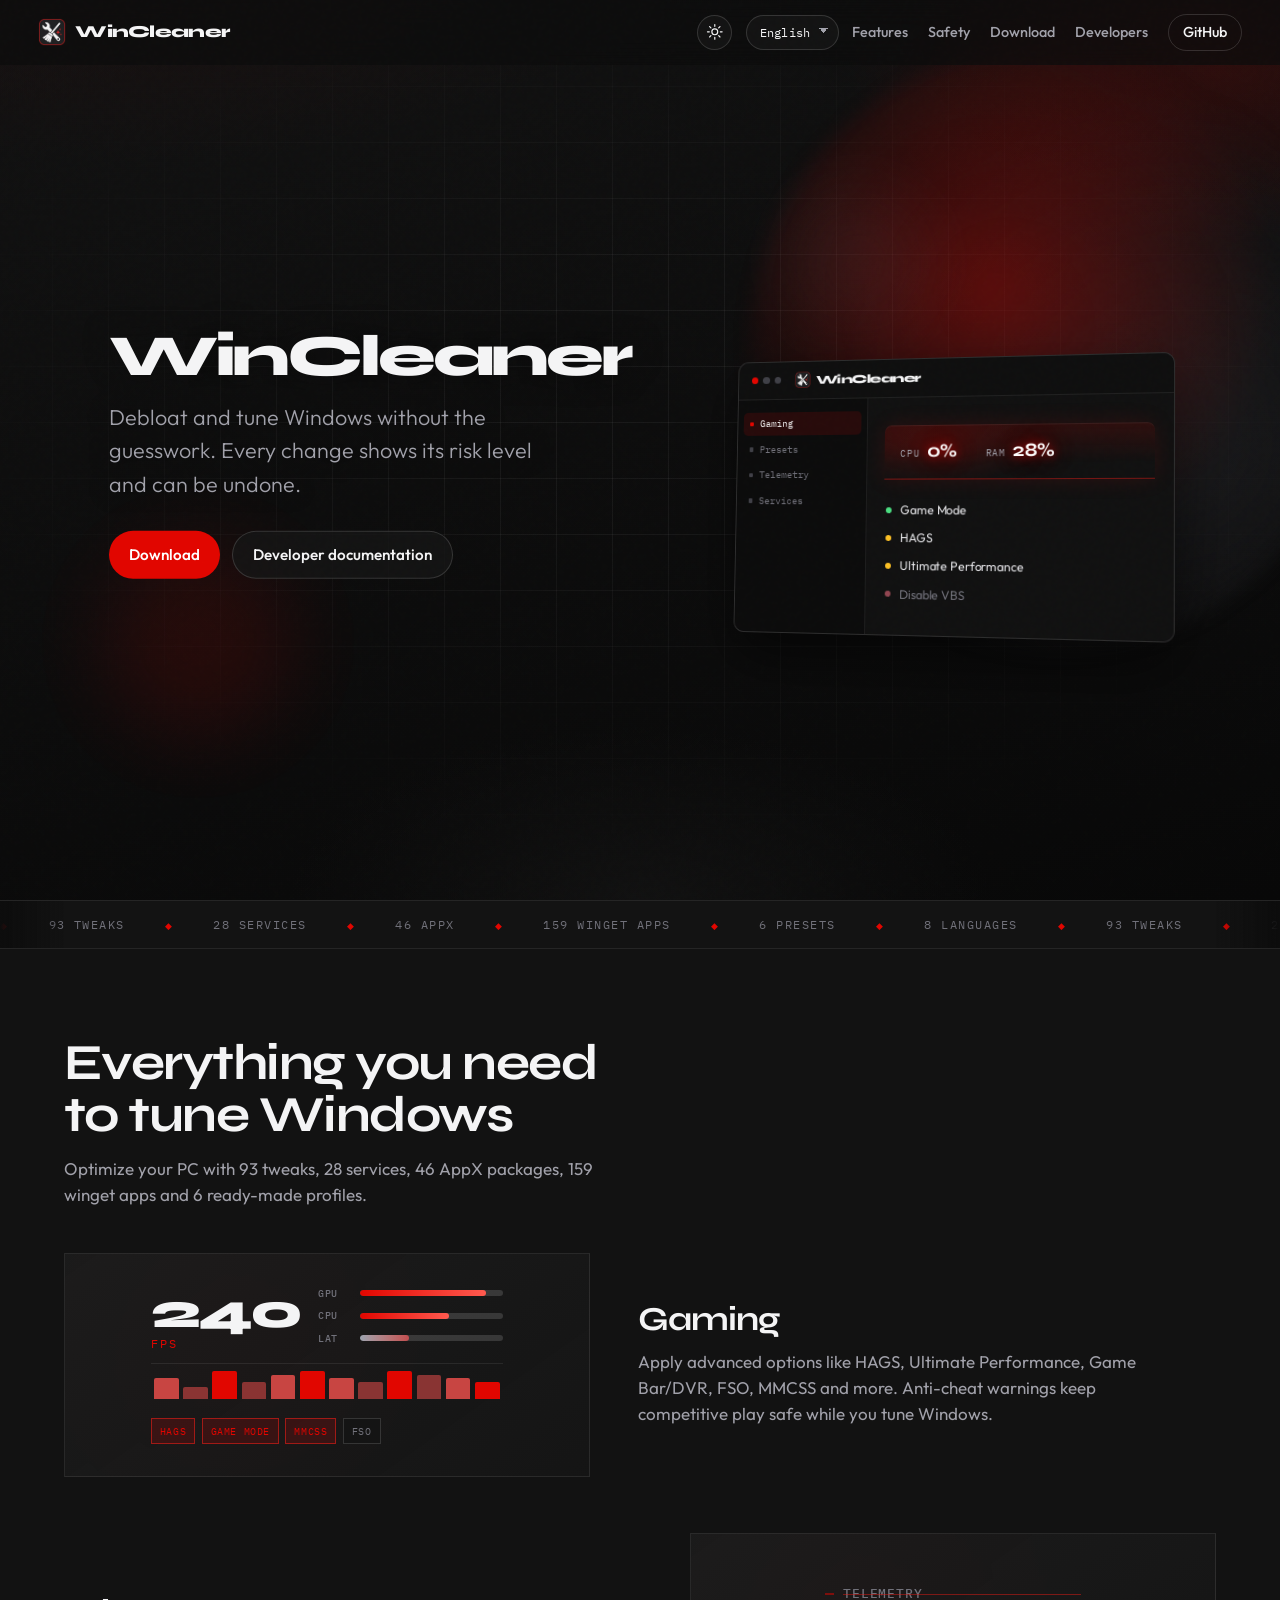
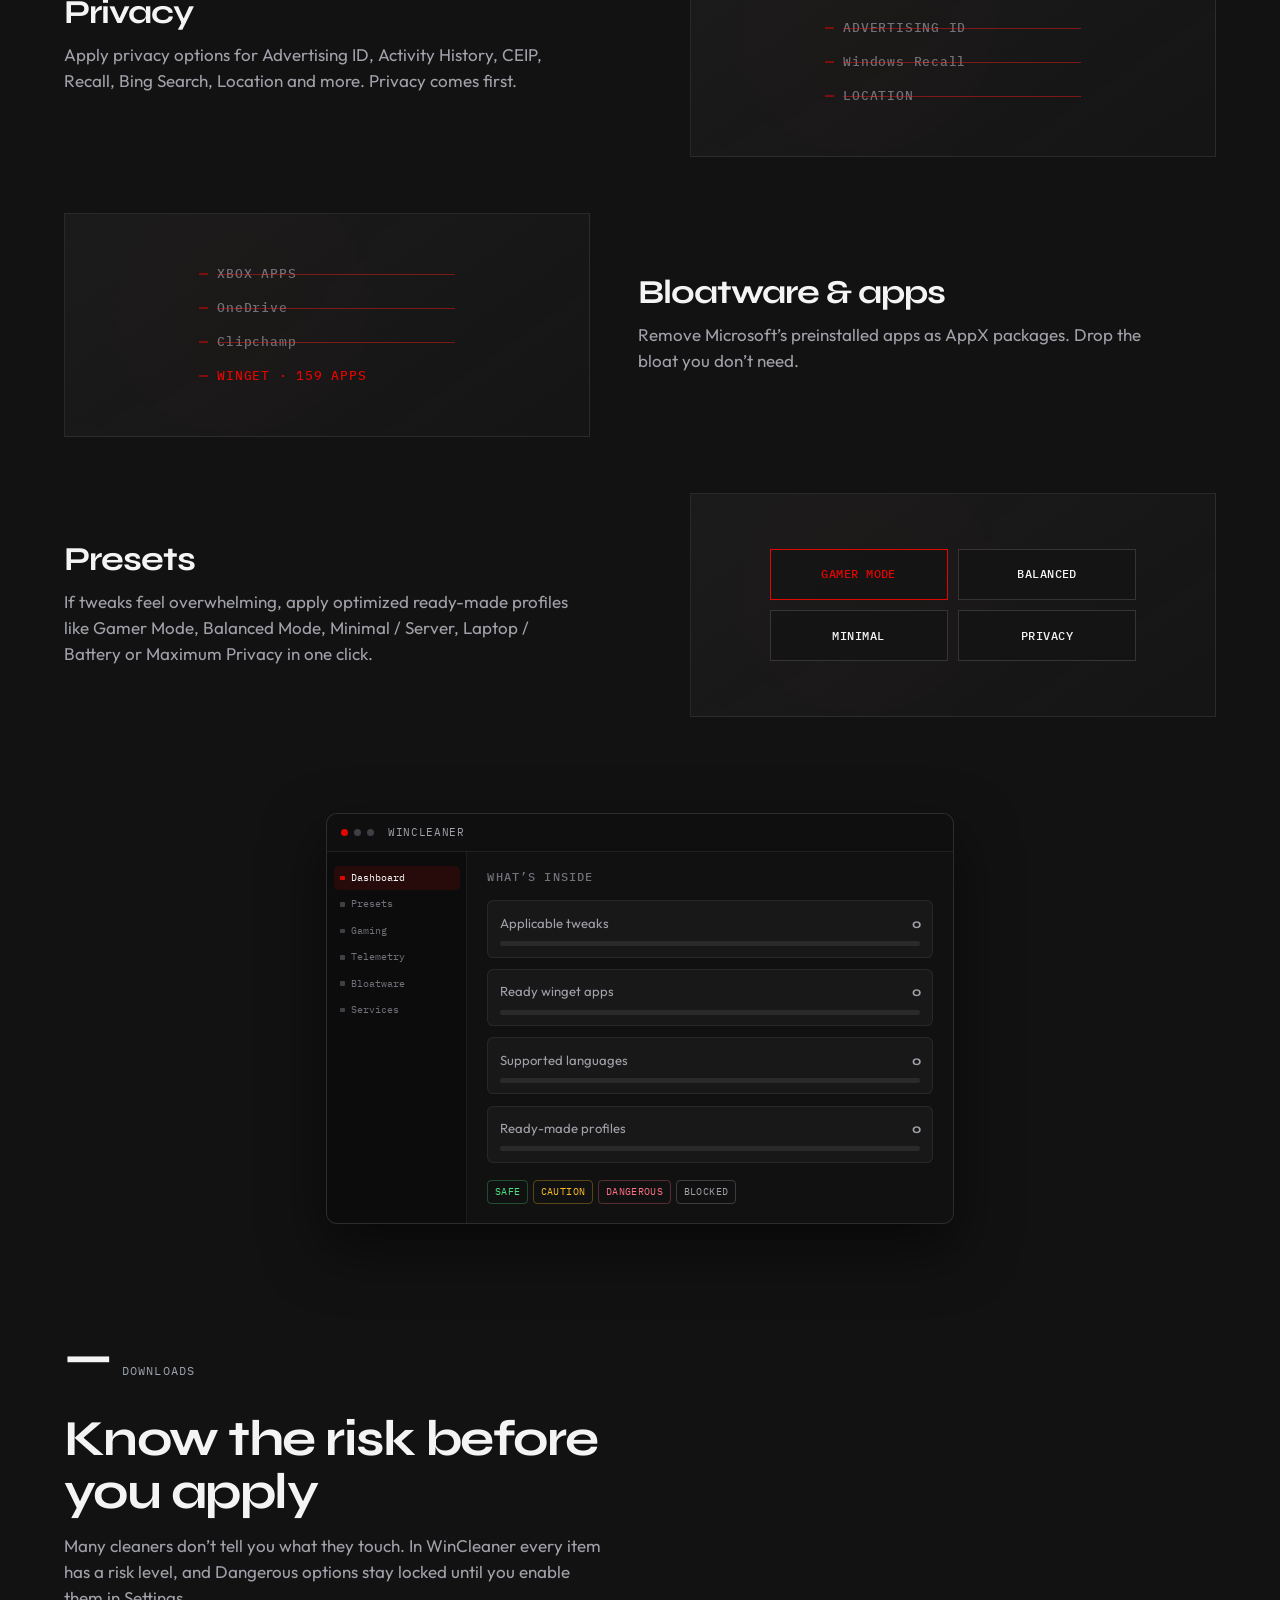
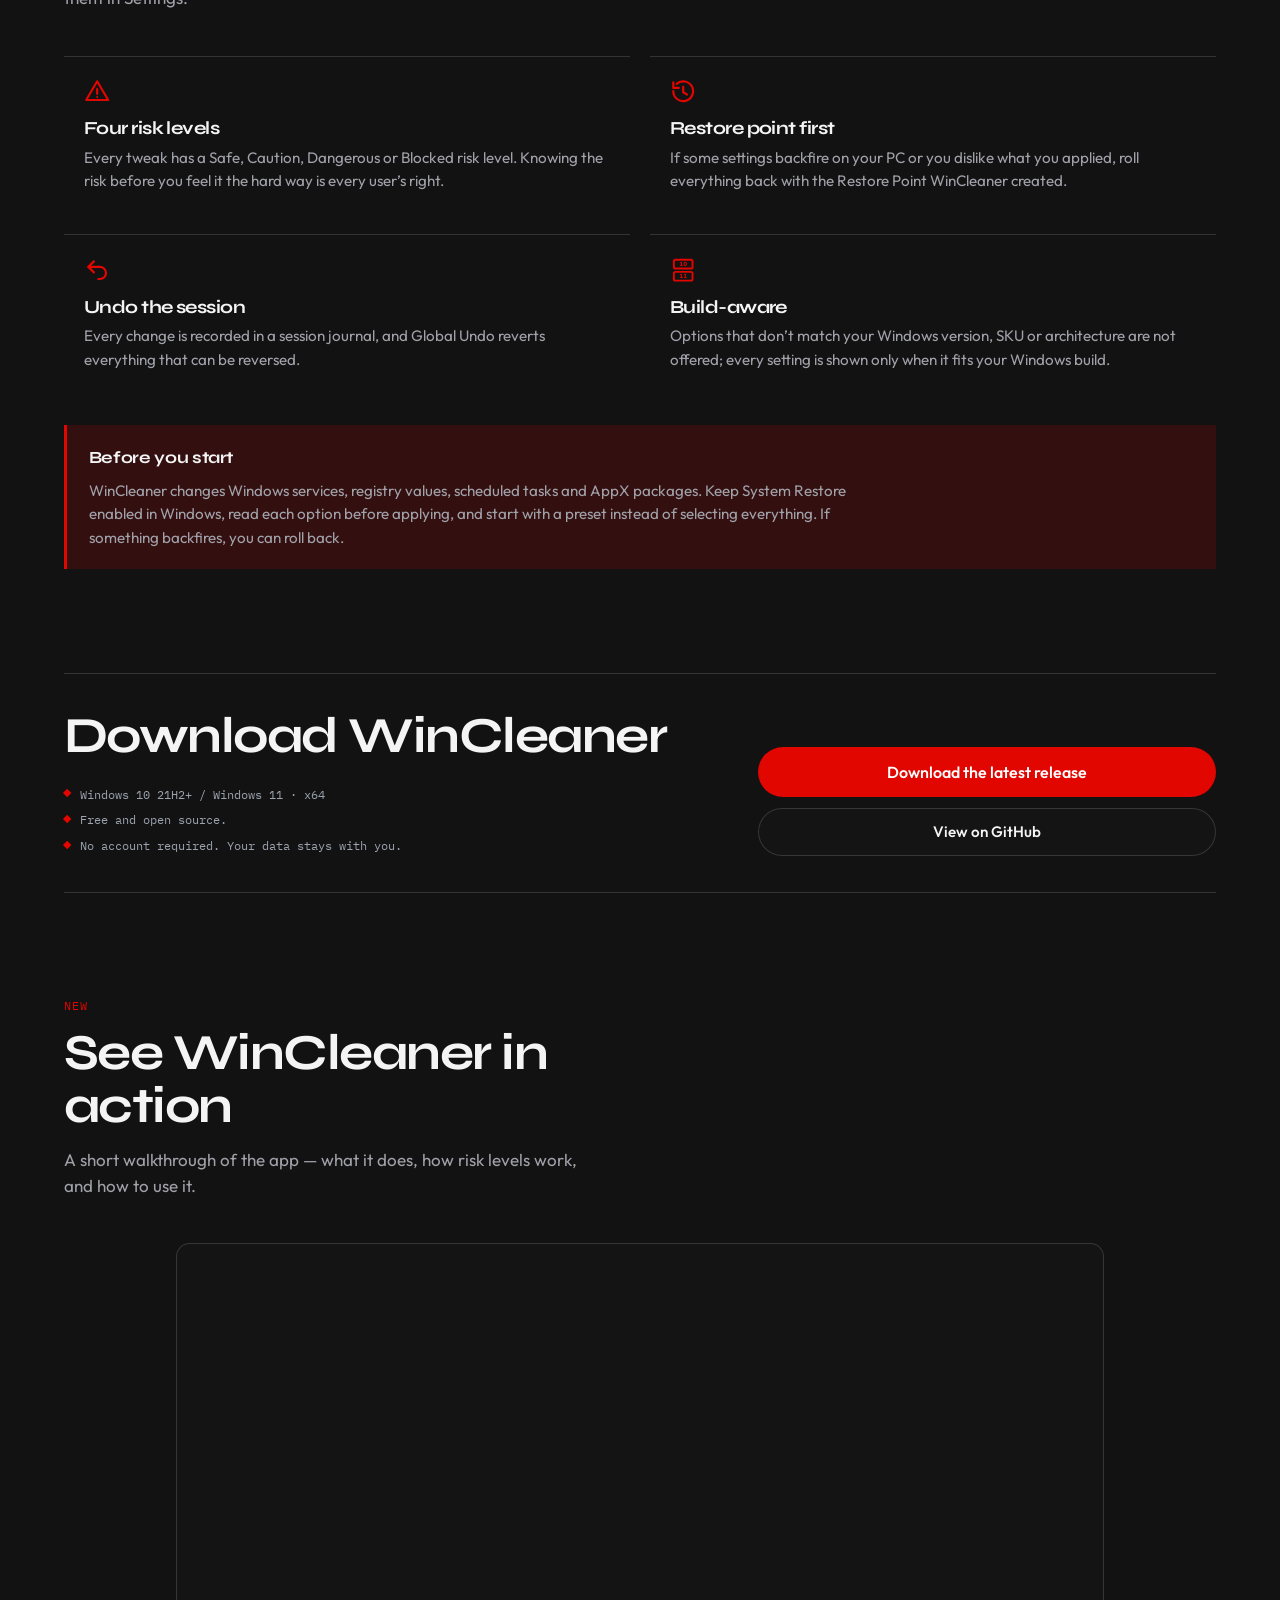
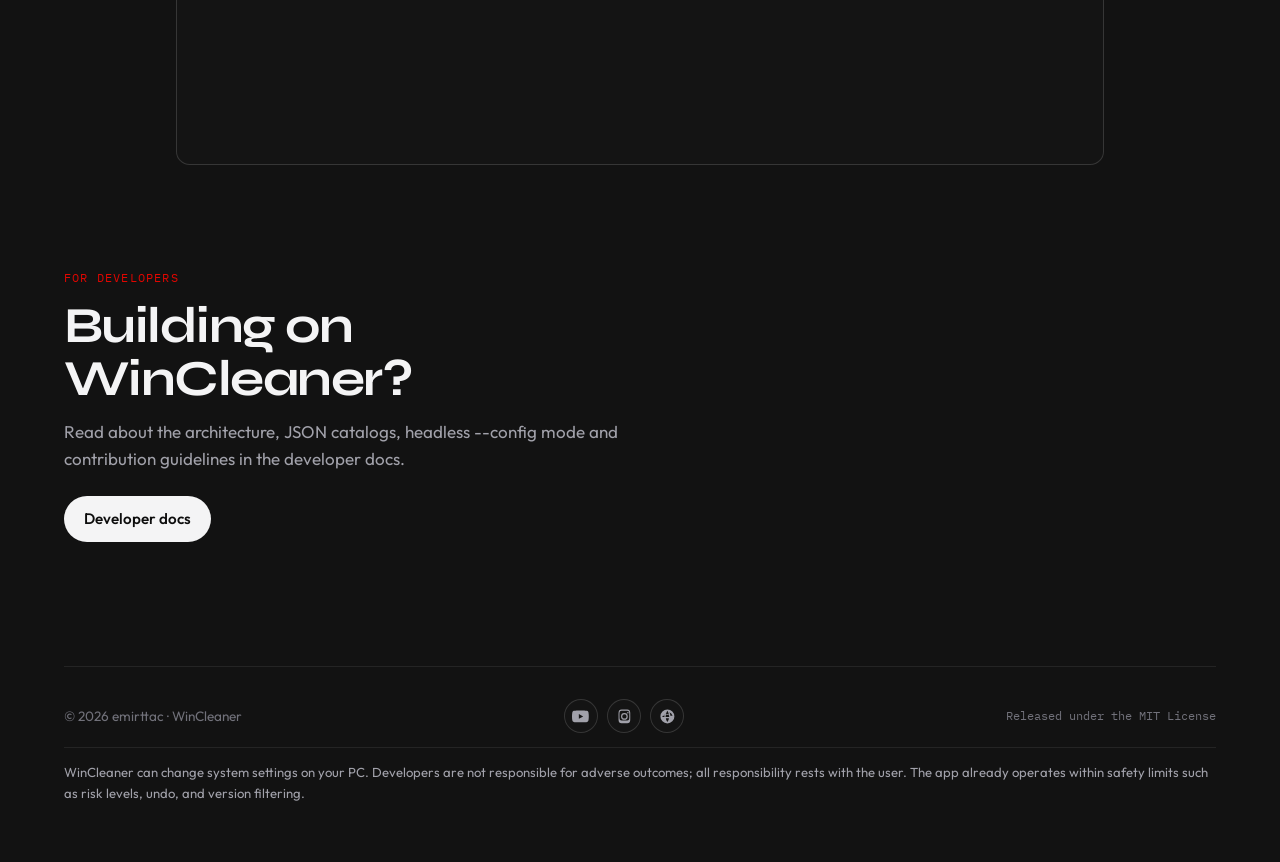
<file: docs/index.html>
<!DOCTYPE html>
<html lang="en" class="no-js">
<head>
  <meta charset="UTF-8" />
  <meta name="viewport" content="width=device-width, initial-scale=1" />
  <meta name="google-site-verification" content="Kf19F5zQ4NLoTb2SVEW6UbGUmflqyY2hjqJ0xioOSf0" />
  <meta name="description" data-i18n="meta.description" content="WinCleaner is a free, open-source Windows 10/11 optimization and debloat tool for gamers. Risk-rated tweaks, ready-made presets, restore points and undo." />
  <meta name="robots" content="index, follow, max-image-preview:large" />
  <meta name="theme-color" content="#0D0D0D" id="theme-color-meta" />
  <meta property="og:title" content="WinCleaner — Windows optimization for gamers" />
  <meta property="og:description" data-i18n="meta.ogDescription" content="Debloat and tune Windows with full visibility. Every tweak is risk-rated, presets can be previewed, and every session can be undone." />
  <meta property="og:type" content="website" />
  <meta property="og:url" content="https://emirttac.github.io/WinCleaner/" />
  <meta property="og:image" content="https://emirttac.github.io/WinCleaner/icon.png" />
  <link rel="canonical" href="https://emirttac.github.io/WinCleaner/" />
  <title>WinCleaner — Windows optimization for gamers</title>
  <script>
    (function () {
      try {
        var key = "wincleaner-theme";
        var saved = localStorage.getItem(key);
        var theme = saved === "dark" || saved === "light"
          ? saved
          : (window.matchMedia("(prefers-color-scheme: dark)").matches ? "dark" : "dark");
        document.documentElement.setAttribute("data-theme", theme);
      } catch (e) {
        document.documentElement.setAttribute("data-theme", "dark");
      }
      document.documentElement.classList.remove("no-js");
      document.documentElement.classList.add("js");
      window.setTimeout(function () {
        if (!document.documentElement.classList.contains("reveal-ready")) {
          document.documentElement.classList.add("reveal-fallback");
        }
      }, 1500);
    })();
  </script>
  <script type="application/ld+json">
  {
    "@context": "https://schema.org",
    "@type": "SoftwareApplication",
    "name": "WinCleaner",
    "applicationCategory": "UtilitiesApplication",
    "operatingSystem": "Windows 10, Windows 11",
    "softwareVersion": "2.6.0",
    "offers": { "@type": "Offer", "price": "0", "priceCurrency": "USD" },
    "author": { "@type": "Person", "name": "Emir Tuğra Ataç", "url": "https://emirttac.github.io/" },
    "url": "https://emirttac.github.io/WinCleaner/",
    "downloadUrl": "https://github.com/emirttac/WinCleaner/releases",
    "license": "https://opensource.org/licenses/MIT"
  }
  </script>
  <link rel="preconnect" href="https://fonts.googleapis.com" />
  <link rel="preconnect" href="https://fonts.gstatic.com" crossorigin />
  <link href="https://fonts.googleapis.com/css2?family=IBM+Plex+Mono:wght@400;500&family=Syne:wght@500;600;700;800&family=Outfit:wght@300;400;500;600&display=swap" rel="stylesheet" />
  <link rel="stylesheet" href="css/styles.css?v=44" />
  <link rel="icon" href="favicon.ico" />
  <link rel="apple-touch-icon" href="icon.png" />
</head>
<body>
  <div class="noise" aria-hidden="true"></div>

  <header class="site-header">
    <a class="logo" href="#top" data-i18n-aria="aria.home" aria-label="WinCleaner home">
      <img src="icon.png" alt="" width="28" height="28" />
      <span>WinCleaner</span>
    </a>
    <div class="header-actions">
      <button class="theme-toggle" type="button" id="theme-toggle" data-i18n-aria="aria.themeToLight" aria-label="Switch to light mode">
        <svg class="icon-moon" viewBox="0 0 24 24" aria-hidden="true">
          <path d="M21 14.5A8.5 8.5 0 0 1 9.5 3 7 7 0 1 0 21 14.5z" />
        </svg>
        <svg class="icon-sun" viewBox="0 0 24 24" aria-hidden="true">
          <circle cx="12" cy="12" r="4" />
          <path d="M12 2v2.5M12 19.5V22M4.93 4.93l1.77 1.77M17.3 17.3l1.77 1.77M2 12h2.5M19.5 12H22M4.93 19.07l1.77-1.77M17.3 6.7l1.77-1.77" />
        </svg>
      </button>
      <label class="lang-switch">
        <span class="visually-hidden" data-i18n="aria.lang">Language</span>
        <select id="lang-select" data-i18n-aria="aria.lang" aria-label="Language">
          <option value="en">English</option>
          <option value="tr">Türkçe</option>
          <option value="de">Deutsch</option>
        </select>
      </label>
      <nav class="nav" data-i18n-aria="aria.nav" aria-label="Main menu">
        <a href="#features" data-i18n="nav.features">Features</a>
        <a href="#safety" data-i18n="nav.safety">Safety</a>
        <a href="#download" data-i18n="nav.download">Download</a>
        <a href="developers.html" data-i18n="nav.developers">Developers</a>
        <a class="nav-github" href="https://github.com/emirttac/WinCleaner" target="_blank" rel="noopener noreferrer">GitHub</a>
      </nav>
      <button class="nav-toggle" type="button" data-i18n-aria="aria.menuOpen" aria-label="Open menu" aria-expanded="false">
        <span></span><span></span>
      </button>
    </div>
  </header>

  <main id="top">
    <section class="hero" aria-labelledby="hero-brand">
      <div class="hero-atmosphere" aria-hidden="true">
        <div class="hero-grid"></div>
        <div class="hero-glow"></div>
        <div class="hero-orb hero-orb-a"></div>
        <div class="hero-orb hero-orb-b"></div>
      </div>

      <div class="hero-stage">
        <div class="hero-content">
          <h1 id="hero-brand" class="hero-brand" data-reveal>WinCleaner</h1>
          <p class="hero-lead" data-reveal data-i18n="hero.lead">Debloat and tune Windows without the guesswork. Every change shows its risk level and can be undone.</p>
          <div class="hero-actions" data-reveal>
            <a class="btn btn-accent" href="#download" data-i18n="hero.ctaPrimary">Download</a>
            <a class="btn btn-ghost" href="developers.html" data-i18n="hero.ctaSecondary">Developer documentation</a>
          </div>
        </div>

        <div class="app-mock" data-reveal aria-hidden="true">
          <div class="app-mock-pivot">
            <div class="app-chrome">
              <div class="app-titlebar">
                <span class="app-dot"></span><span class="app-dot"></span><span class="app-dot"></span>
                <span class="app-brand">
                  <img src="icon.png" alt="" width="18" height="18" />
                  <span>WinCleaner</span>
                </span>
              </div>
              <div class="app-body">
                <aside class="app-sidebar">
                  <div class="sb-item is-active"><span></span><span data-i18n="mock.nav.gaming">Gaming</span></div>
                  <div class="sb-item"><span></span><span data-i18n="mock.nav.presets">Presets</span></div>
                  <div class="sb-item"><span></span><span data-i18n="mock.nav.telemetry">Telemetry</span></div>
                  <div class="sb-item"><span></span><span data-i18n="mock.nav.services">Services</span></div>
                </aside>
                <div class="app-main">
                  <div class="mock-metrics">
                    <span><em data-i18n="mock.cpu">CPU</em> <strong>0%</strong></span>
                    <span><em data-i18n="mock.ram">RAM</em> <strong>28%</strong></span>
                  </div>
                  <ul class="mock-lines">
                    <li class="is-on"><i class="dot safe"></i><span data-i18n="mock.line.gamemode">Game Mode</span></li>
                    <li class="is-on"><i class="dot caution"></i><span data-i18n="mock.line.hags">HAGS</span></li>
                    <li class="is-on"><i class="dot caution"></i><span data-i18n="mock.line.ultimate">Ultimate Performance</span></li>
                    <li><i class="dot dangerous"></i><span data-i18n="mock.line.vbs">Disable VBS</span></li>
                  </ul>
                </div>
              </div>
            </div>
          </div>
        </div>
      </div>
    </section>

    <section class="marquee" aria-hidden="true">
      <div class="marquee-track">
        <span data-i18n="marquee.tweaks">93 tweaks</span><span data-i18n="marquee.services">28 services</span><span data-i18n="marquee.appx">46 AppX</span><span data-i18n="marquee.winget">159 winget apps</span><span data-i18n="marquee.presets">6 presets</span><span data-i18n="marquee.langs">8 languages</span>
        <span data-i18n="marquee.tweaks">93 tweaks</span><span data-i18n="marquee.services">28 services</span><span data-i18n="marquee.appx">46 AppX</span><span data-i18n="marquee.winget">159 winget apps</span><span data-i18n="marquee.presets">6 presets</span><span data-i18n="marquee.langs">8 languages</span>
      </div>
    </section>

    <section id="features" class="section features" aria-labelledby="features-title">
      <div class="section-head">
        <h2 id="features-title" data-reveal data-i18n="features.title">Everything you need to tune Windows</h2>
        <p class="section-lead" data-reveal data-i18n="features.lead">Optimize your PC with 93 tweaks, 28 services, 46 AppX packages, 159 winget apps and 6 ready-made profiles.</p>
      </div>

      <div class="showcase-list">
        <article class="showcase" data-reveal="left">
          <div class="showcase-visual gaming" aria-hidden="true">
            <div class="viz-game">
              <div class="viz-game-hud">
                <div class="viz-game-fps">
                  <strong>240</strong>
                  <span lang="en">FPS</span>
                </div>
                <div class="viz-game-meters" lang="en" aria-hidden="true">
                  <div class="viz-meter"><b>GPU</b><i style="--v:88%"></i></div>
                  <div class="viz-meter"><b>CPU</b><i style="--v:62%"></i></div>
                  <div class="viz-meter"><b>LAT</b><i style="--v:34%"></i></div>
                </div>
              </div>
              <div class="viz-game-graph" aria-hidden="true">
                <i></i><i></i><i></i><i></i><i></i><i></i><i></i><i></i><i></i><i></i><i></i><i></i>
              </div>
              <div class="viz-game-toggles">
                <span class="is-on" lang="en">HAGS</span>
                <span class="is-on" data-i18n="mock.line.gamemode">Game Mode</span>
                <span class="is-on" lang="en">MMCSS</span>
                <span lang="en">FSO</span>
              </div>
            </div>
          </div>
          <div class="showcase-copy">
            <h3 data-i18n="feat.gaming.title">Gaming</h3>
            <p data-i18n="feat.gaming.body">Apply advanced options like HAGS, Ultimate Performance, Game Bar/DVR, FSO, MMCSS and more. Anti-cheat warnings keep competitive play safe while you tune Windows.</p>
          </div>
        </article>

        <article class="showcase reverse" data-reveal="right">
          <div class="showcase-visual privacy" aria-hidden="true">
            <ul class="viz-privacy">
              <li data-i18n="mock.viz.telemetry">Telemetry</li>
              <li data-i18n="mock.viz.ads">Advertising ID</li>
              <li lang="en">Windows Recall</li>
              <li data-i18n="mock.viz.location">Location</li>
            </ul>
          </div>
          <div class="showcase-copy">
            <h3 data-i18n="feat.privacy.title">Privacy</h3>
            <p data-i18n="feat.privacy.body">Apply privacy options for Advertising ID, Activity History, CEIP, Recall, Bing Search, Location and more. Privacy comes first.</p>
          </div>
        </article>

        <article class="showcase" data-reveal="left">
          <div class="showcase-visual bloat" aria-hidden="true">
            <ul class="viz-bloat">
              <li class="is-gone" data-i18n="mock.viz.xbox">Xbox Apps</li>
              <li class="is-gone" lang="en">OneDrive</li>
              <li class="is-gone" lang="en">Clipchamp</li>
              <li data-i18n="mock.viz.winget">WINGET · 159 APPS</li>
            </ul>
          </div>
          <div class="showcase-copy">
            <h3 data-i18n="feat.bloat.title">Bloatware &amp; apps</h3>
            <p data-i18n="feat.bloat.body">Remove Microsoft’s preinstalled apps as AppX packages. Drop the bloat you don’t need.</p>
          </div>
        </article>

        <article class="showcase reverse" data-reveal="right">
          <div class="showcase-visual presets" aria-hidden="true">
            <div class="viz-presets">
              <b data-i18n="mock.preset.gamer">Gamer Mode</b><b data-i18n="mock.preset.balanced">Balanced</b><b data-i18n="mock.preset.minimal">Minimal</b><b data-i18n="mock.preset.privacy">Privacy</b>
            </div>
          </div>
          <div class="showcase-copy">
            <h3 data-i18n="feat.presets.title">Presets</h3>
            <p data-i18n="feat.presets.body">If tweaks feel overwhelming, apply optimized ready-made profiles like Gamer Mode, Balanced Mode, Minimal / Server, Laptop / Battery or Maximum Privacy in one click.</p>
          </div>
        </article>
      </div>
    </section>

    <section class="stats-band" aria-labelledby="stats-title" id="stats">
      <div class="stats-inner">
        <div class="app-chrome stats-chrome" data-stats-window>
          <div class="app-titlebar">
            <span class="app-dot"></span><span class="app-dot"></span><span class="app-dot"></span>
            <span class="app-title" lang="en">WinCleaner</span>
          </div>
          <div class="app-body stats-body-layout">
            <aside class="app-sidebar" aria-hidden="true">
              <div class="sb-item is-active"><span></span><span data-i18n="mock.nav.dashboard">Dashboard</span></div>
              <div class="sb-item"><span></span><span data-i18n="mock.nav.presets">Presets</span></div>
              <div class="sb-item"><span></span><span data-i18n="mock.nav.gaming">Gaming</span></div>
              <div class="sb-item"><span></span><span data-i18n="mock.nav.telemetry">Telemetry</span></div>
              <div class="sb-item"><span></span><span data-i18n="mock.nav.bloatware">Bloatware</span></div>
              <div class="sb-item"><span></span><span data-i18n="mock.nav.services">Services</span></div>
            </aside>
            <div class="app-main stats-main">
              <h2 id="stats-title" class="stats-panel-title" data-i18n="stats.title">What’s inside</h2>
              <ul class="stats-list">
                <li class="stats-row" data-stat-row data-fill="0.93" data-count="93">
                  <div class="stats-row-top">
                    <span data-i18n="stats.tweaks">Applicable tweaks</span>
                    <strong><span class="count">0</span></strong>
                  </div>
                  <div class="stats-bar" aria-hidden="true"><i></i></div>
                </li>
                <li class="stats-row" data-stat-row data-fill="1" data-count="159">
                  <div class="stats-row-top">
                    <span data-i18n="stats.apps">Ready winget apps</span>
                    <strong><span class="count">0</span></strong>
                  </div>
                  <div class="stats-bar" aria-hidden="true"><i></i></div>
                </li>
                <li class="stats-row" data-stat-row data-fill="0.55" data-count="8">
                  <div class="stats-row-top">
                    <span data-i18n="stats.langs">Supported languages</span>
                    <strong><span class="count">0</span></strong>
                  </div>
                  <div class="stats-bar" aria-hidden="true"><i></i></div>
                </li>
                <li class="stats-row" data-stat-row data-fill="0.4" data-count="6">
                  <div class="stats-row-top">
                    <span data-i18n="stats.presets">Ready-made profiles</span>
                    <strong><span class="count">0</span></strong>
                  </div>
                  <div class="stats-bar" aria-hidden="true"><i></i></div>
                </li>
              </ul>
              <div class="mock-risks stats-risks" aria-hidden="true">
                <span class="risk safe" data-i18n="mock.risk.safe">Safe</span>
                <span class="risk caution" data-i18n="mock.risk.caution">Caution</span>
                <span class="risk dangerous" data-i18n="mock.risk.dangerous">Dangerous</span>
                <span class="risk blocked" data-i18n="mock.risk.blocked">Blocked</span>
              </div>
            </div>
          </div>
        </div>
      </div>
    </section>

    <section id="safety" class="section safety" aria-labelledby="safety-title">
      <a
        class="download-count"
        data-reveal
        data-download-count
        href="#download"
        aria-live="polite"
      >
        <span class="download-count-num">—</span>
        <span class="download-count-label" data-i18n="safety.downloads">downloads</span>
      </a>
      <div class="section-head">
        <h2 id="safety-title" data-reveal data-i18n="safety.title">Know the risk before you apply</h2>
        <p class="section-lead" data-reveal data-i18n="safety.lead">Many cleaners don’t tell you what they touch. In WinCleaner every item has a risk level, and Dangerous options stay locked until you enable them in Settings.</p>
      </div>

      <ul class="safety-grid">
        <li data-reveal>
          <span class="safety-icon risk-safe" aria-hidden="true">
            <svg viewBox="0 0 24 24" fill="none" stroke="currentColor" stroke-width="2" stroke-linejoin="round" stroke-linecap="round">
              <path d="M12 3 22 20H2L12 3Z" />
              <path d="M12 10v4.5" />
              <circle cx="12" cy="17.2" r="0.9" fill="currentColor" stroke="none" />
            </svg>
          </span>
          <h3 data-i18n="safety.risk.title">Four risk levels</h3>
          <p data-i18n="safety.risk.body">Every tweak has a Safe, Caution, Dangerous or Blocked risk level. Knowing the risk before you feel it the hard way is every user’s right.</p>
        </li>
        <li data-reveal>
          <span class="safety-icon risk-restore" aria-hidden="true">
            <svg viewBox="0 0 24 24" fill="none" stroke="currentColor" stroke-width="2" stroke-linecap="round" stroke-linejoin="round">
              <path d="M3 12a9 9 0 1 0 3-6.7" />
              <path d="M3 4v5h5" />
              <path d="M12 8v5l3.5 2" />
            </svg>
          </span>
          <h3 data-i18n="safety.restore.title">Restore point first</h3>
          <p data-i18n="safety.restore.body">If some settings backfire on your PC or you dislike what you applied, roll everything back with the Restore Point WinCleaner created.</p>
        </li>
        <li data-reveal>
          <span class="safety-icon risk-undo" aria-hidden="true">
            <svg viewBox="0 0 24 24" fill="none" stroke="currentColor" stroke-width="2" stroke-linecap="round" stroke-linejoin="round">
              <path d="M9 14 4 9l5-5" />
              <path d="M4 9h10.5a5.5 5.5 0 1 1 0 11H13" />
            </svg>
          </span>
          <h3 data-i18n="safety.undo.title">Undo the session</h3>
          <p data-i18n="safety.undo.body">Every change is recorded in a session journal, and Global Undo reverts everything that can be reversed.</p>
        </li>
        <li data-reveal>
          <span class="safety-icon risk-os" aria-hidden="true">
            <svg viewBox="0 0 24 24" fill="none" stroke="currentColor" stroke-width="1.75" stroke-linecap="round" stroke-linejoin="round">
              <rect x="3.5" y="2.5" width="17" height="8" rx="1.5" />
              <rect x="3.5" y="13.5" width="17" height="8" rx="1.5" />
              <text x="12" y="8.2" text-anchor="middle" fill="currentColor" stroke="none" font-size="5.2" font-weight="700" font-family="system-ui,sans-serif">10</text>
              <text x="12" y="19.2" text-anchor="middle" fill="currentColor" stroke="none" font-size="5.2" font-weight="700" font-family="system-ui,sans-serif">11</text>
            </svg>
          </span>
          <h3 data-i18n="safety.os.title">Build-aware</h3>
          <p data-i18n="safety.os.body">Options that don’t match your Windows version, SKU or architecture are not offered; every setting is shown only when it fits your Windows build.</p>
        </li>
      </ul>

      <aside class="warning-banner" data-reveal role="note">
        <strong data-i18n="safety.warn.title">Before you start</strong>
        <p data-i18n="safety.warn.body">WinCleaner changes Windows services, registry values, scheduled tasks and AppX packages. Keep System Restore enabled in Windows, read each option before applying, and start with a preset instead of selecting everything. If something backfires, you can roll back.</p>
      </aside>
    </section>

    <section id="download" class="section download" aria-labelledby="download-title">
      <div class="download-panel" data-reveal>
        <div class="download-copy">
          <h2 id="download-title" data-i18n="download.title">Download WinCleaner</h2>
          <ul class="download-meta">
            <li data-i18n="download.meta1">Windows 10 21H2+ / Windows 11 · x64</li>
            <li data-i18n="download.meta2">Free and open source.</li>
            <li data-i18n="download.meta3">No account required. Your data stays with you.</li>
          </ul>
        </div>
        <div class="download-actions">
          <button type="button" class="btn btn-accent btn-lg" data-open-release data-i18n="download.cta">Download the latest release</button>
          <a class="btn btn-ghost" href="https://github.com/emirttac/WinCleaner" target="_blank" rel="noopener noreferrer" data-i18n="download.source">View on GitHub</a>
        </div>
      </div>
    </section>

    <section id="video" class="section video" aria-labelledby="video-title">
      <div class="section-head" data-reveal>
        <p class="section-kicker" data-i18n="video.kicker">New</p>
        <h2 id="video-title" data-i18n="video.title">See WinCleaner in action</h2>
        <p class="section-lead" data-i18n="video.lead">A short walkthrough of the app — what it does, how risk levels work, and how to use it.</p>
      </div>
      <div class="video-frame" data-reveal>
        <iframe
          src="https://www.youtube.com/embed/97qRTdszzwM"
          title="WinCleaner — YouTube"
          loading="lazy"
          allow="accelerometer; autoplay; clipboard-write; encrypted-media; gyroscope; picture-in-picture; web-share"
          referrerpolicy="strict-origin-when-cross-origin"
          allowfullscreen
        ></iframe>
      </div>
    </section>

    <section class="section bridge" aria-labelledby="bridge-title">
      <div class="bridge-panel" data-reveal>
        <p class="section-kicker" data-i18n="bridge.kicker">For developers</p>
        <h2 id="bridge-title" data-i18n="bridge.title">Building on WinCleaner?</h2>
        <p data-i18n="bridge.lead">Read about the architecture, JSON catalogs, headless --config mode and contribution guidelines in the developer docs.</p>
        <a class="btn btn-primary" href="developers.html" data-i18n="bridge.cta">Developer docs</a>
      </div>
    </section>
  </main>

  <footer class="site-footer">
    <div class="footer-bar">
      <p>© <span id="year"></span> <a href="https://emirttac.github.io/" target="_blank" rel="noopener noreferrer">emirttac</a> · WinCleaner</p>
      <nav class="footer-social" aria-label="Social">
        <a href="https://www.youtube.com/@BiAltTab" target="_blank" rel="noopener noreferrer" aria-label="YouTube">
          <svg viewBox="0 0 24 24" aria-hidden="true"><path d="M23.5 6.2a3 3 0 0 0-2.1-2.1C19.5 3.5 12 3.5 12 3.5s-7.5 0-9.4.6A3 3 0 0 0 .5 6.2 31.5 31.5 0 0 0 0 12a31.5 31.5 0 0 0 .5 5.8 3 3 0 0 0 2.1 2.1c1.9.6 9.4.6 9.4.6s7.5 0 9.4-.6a3 3 0 0 0 2.1-2.1A31.5 31.5 0 0 0 24 12a31.5 31.5 0 0 0-.5-5.8zM9.8 15.5v-7L16 12l-6.2 3.5z"/></svg>
        </a>
        <a href="https://www.instagram.com/emirttac/" target="_blank" rel="noopener noreferrer" aria-label="Instagram">
          <svg viewBox="0 0 24 24" aria-hidden="true"><path d="M12 7.2A4.8 4.8 0 1 0 12 16.8 4.8 4.8 0 0 0 12 7.2zm0 7.9a3.1 3.1 0 1 1 0-6.2 3.1 3.1 0 0 1 0 6.2zm6.1-8.2a1.1 1.1 0 1 1-2.2 0 1.1 1.1 0 0 1 2.2 0zM12 2.2c-2.7 0-3 0-4.1.1-2.8.1-4.1 1.5-4.2 4.2C3.6 7.5 3.6 7.8 3.6 12s0 4.5.1 5.5c.1 2.8 1.4 4.1 4.2 4.2 1.1.1 1.4.1 4.1.1s3 0 4.1-.1c2.8-.1 4.1-1.4 4.2-4.2.1-1 .1-1.3.1-5.5s0-4.5-.1-5.5c-.1-2.8-1.4-4.1-4.2-4.2-1.1-.1-1.4-.1-4.1-.1zm0 1.8c2.6 0 2.9 0 4 .1 1.9.1 2.8 1 2.9 2.9.1 1 .1 1.3.1 3.9s0 2.9-.1 4c-.1 1.9-1 2.8-2.9 2.9-1 .1-1.3.1-4 .1s-2.9 0-4-.1c-1.9-.1-2.8-1-2.9-2.9-.1-1-.1-1.3-.1-4s0-2.9.1-4c.1-1.9 1-2.8 2.9-2.9 1.1-.1 1.4-.1 4-.1z"/></svg>
        </a>
        <a href="https://emirttac.github.io/" target="_blank" rel="noopener noreferrer" aria-label="emirttac.github.io">
          <svg viewBox="0 0 24 24" aria-hidden="true"><path d="M12 2a10 10 0 1 0 0 20 10 10 0 0 0 0-20zm7.4 9h-3.1a15.3 15.3 0 0 0-1.3-5 8.1 8.1 0 0 1 4.4 5zM12 4c.8 1.2 1.8 3.2 2.2 5.5H9.8C10.2 7.2 11.2 5.2 12 4zM4.6 13a8.1 8.1 0 0 1 4.4-5 15.3 15.3 0 0 0-1.3 5H4.6zm0-2h3.1a15.3 15.3 0 0 0 1.3-5 8.1 8.1 0 0 0-4.4 5zM12 20c-.8-1.2-1.8-3.2-2.2-5.5h4.4C13.8 16.8 12.8 18.8 12 20zm2.7-7H9.3a13.5 13.5 0 0 1 1.2-4.5h3a13.5 13.5 0 0 1 1.2 4.5zm.7 2a15.3 15.3 0 0 0 1.3 5 8.1 8.1 0 0 0 4.4-5h-5.7zm-7.4 0H4.6a8.1 8.1 0 0 0 4.4 5 15.3 15.3 0 0 1-1.3-5z"/></svg>
        </a>
      </nav>
      <p class="footer-note" data-i18n="footer.note">Released under the MIT License</p>
    </div>
    <p class="footer-disclaimer" data-i18n="footer.disclaimer">WinCleaner can change system settings on your PC. Developers are not responsible for adverse outcomes; all responsibility rests with the user. The app already operates within safety limits such as risk levels, undo, and version filtering.</p>
  </footer>

  <div class="release-modal" data-release-modal hidden>
    <div class="release-backdrop" data-release-dismiss></div>
    <div class="release-dialog" role="dialog" aria-modal="true" aria-labelledby="release-notes-title" tabindex="-1">
      <button type="button" class="release-close" data-release-dismiss data-i18n-aria="release.close" aria-label="Close">
        <span aria-hidden="true">×</span>
      </button>
      <div class="release-notes">
        <p class="release-kicker" data-i18n="release.kicker">New release</p>
        <h2 id="release-notes-title" class="release-title" data-i18n="release.title">v2.6.0 release notes</h2>
        <h3 class="release-fixes" data-i18n="release.features">Feature updates</h3>
        <ul>
          <li data-i18n="release.item1">Microsoft Edge removal: Added because of strong demand to fully remove Windows’ built-in browser, Microsoft Edge.</li>
          <li data-i18n="release.item2">Separate file extensions and hidden files: Show or hide file extensions and show or hide hidden files are no longer one switch. They are now separate options, by request.</li>
          <li data-i18n="release.item3">Helium Browser support: Helium Browser was added to the installer / winget list as an alternative browser, by request.</li>
          <li data-i18n="release.item4">Installer search box: The Installer page now has a search bar so you can find apps.</li>
          <li data-i18n="release.item5">Removed bloatware apps no longer appear in the list.</li>
        </ul>
        <h3 class="release-fixes" data-i18n="release.fixes">Bug fixes</h3>
        <ul>
          <li data-i18n="release.fix1">Restore point: Fixed a warning that said a restore point could not be created even when one existed, because Windows only allows a new point about once every 24 hours.</li>
        </ul>
      </div>
      <div class="release-side">
        <a class="btn btn-accent btn-lg" data-download-latest href="https://github.com/emirttac/WinCleaner/releases/download/v2.6.0/WinCleaner-Setup-2.6.0.exe" rel="noopener noreferrer" data-i18n="release.download">Download the latest release (v2.6.0)</a>
      </div>
    </div>
  </div>

  <script src="js/i18n.js?v=29"></script>
  <script src="js/main.js?v=15"></script>
</body>
</html>
</file>
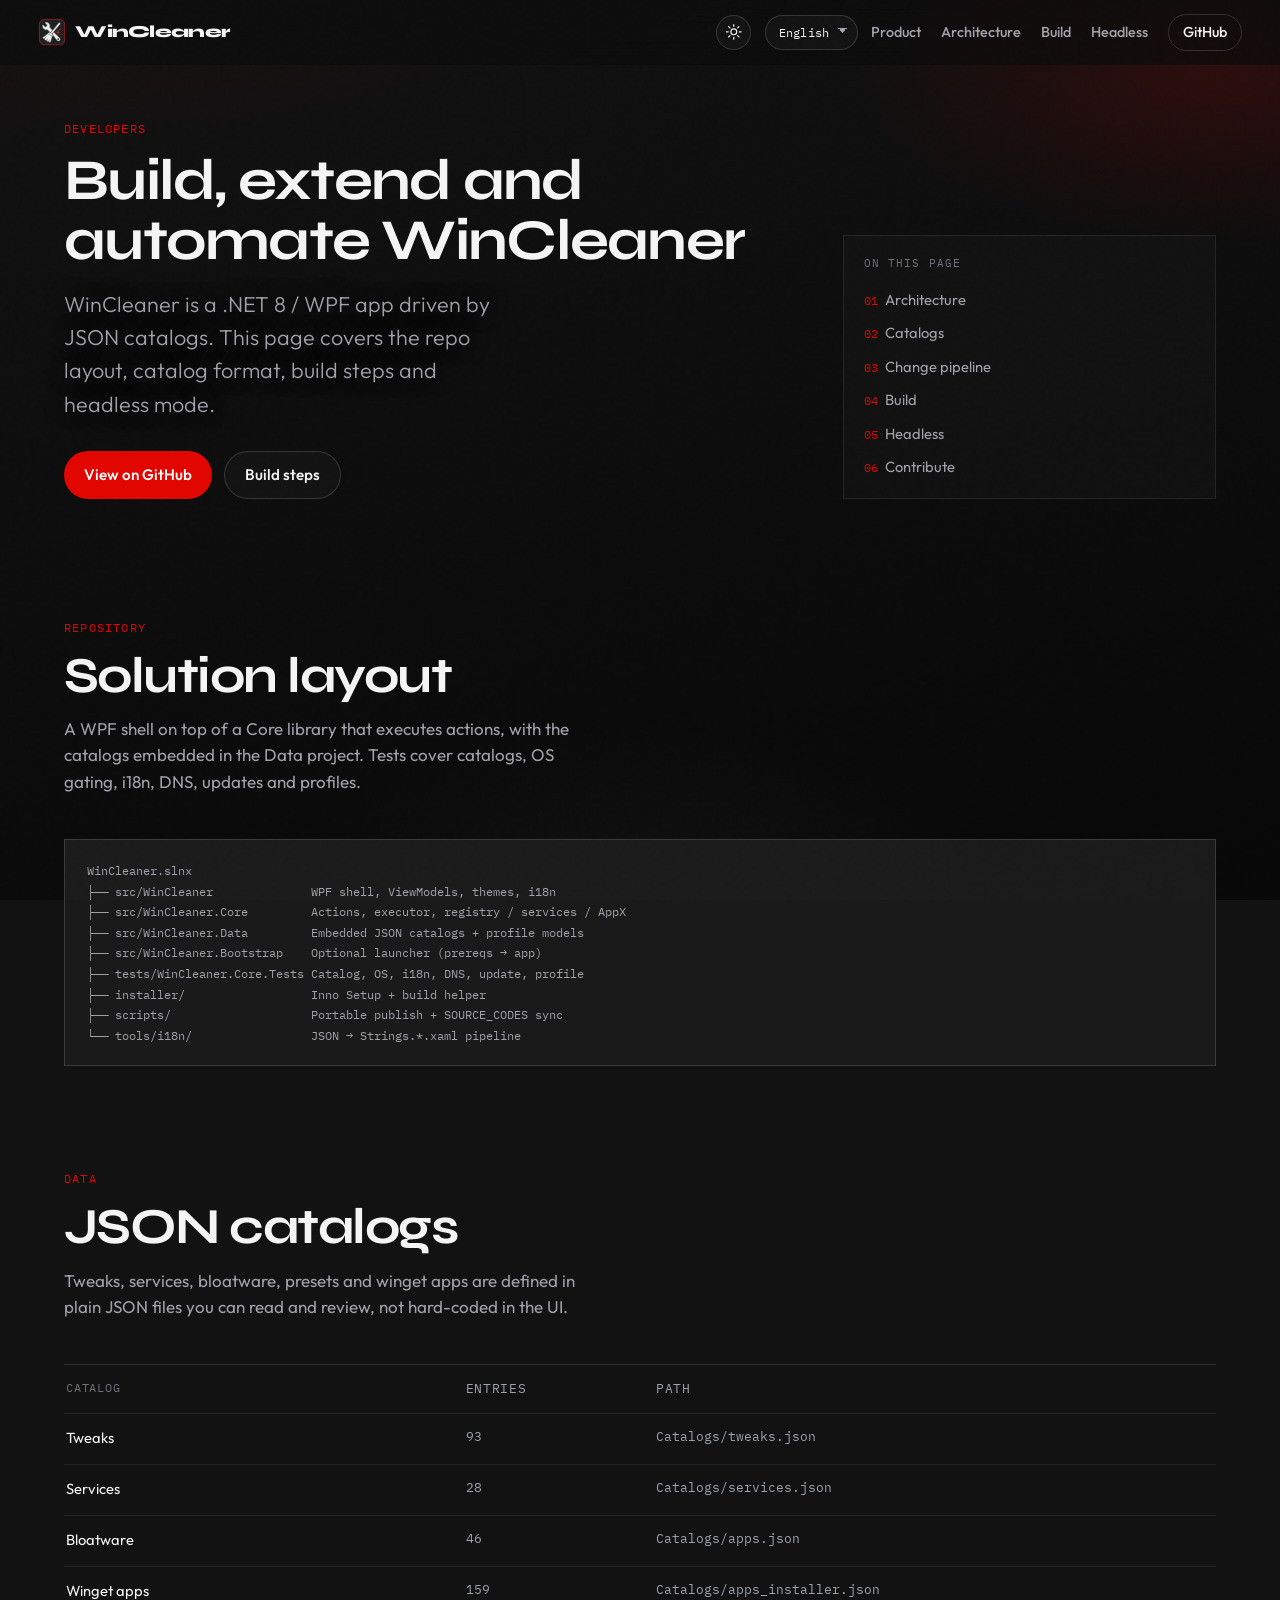
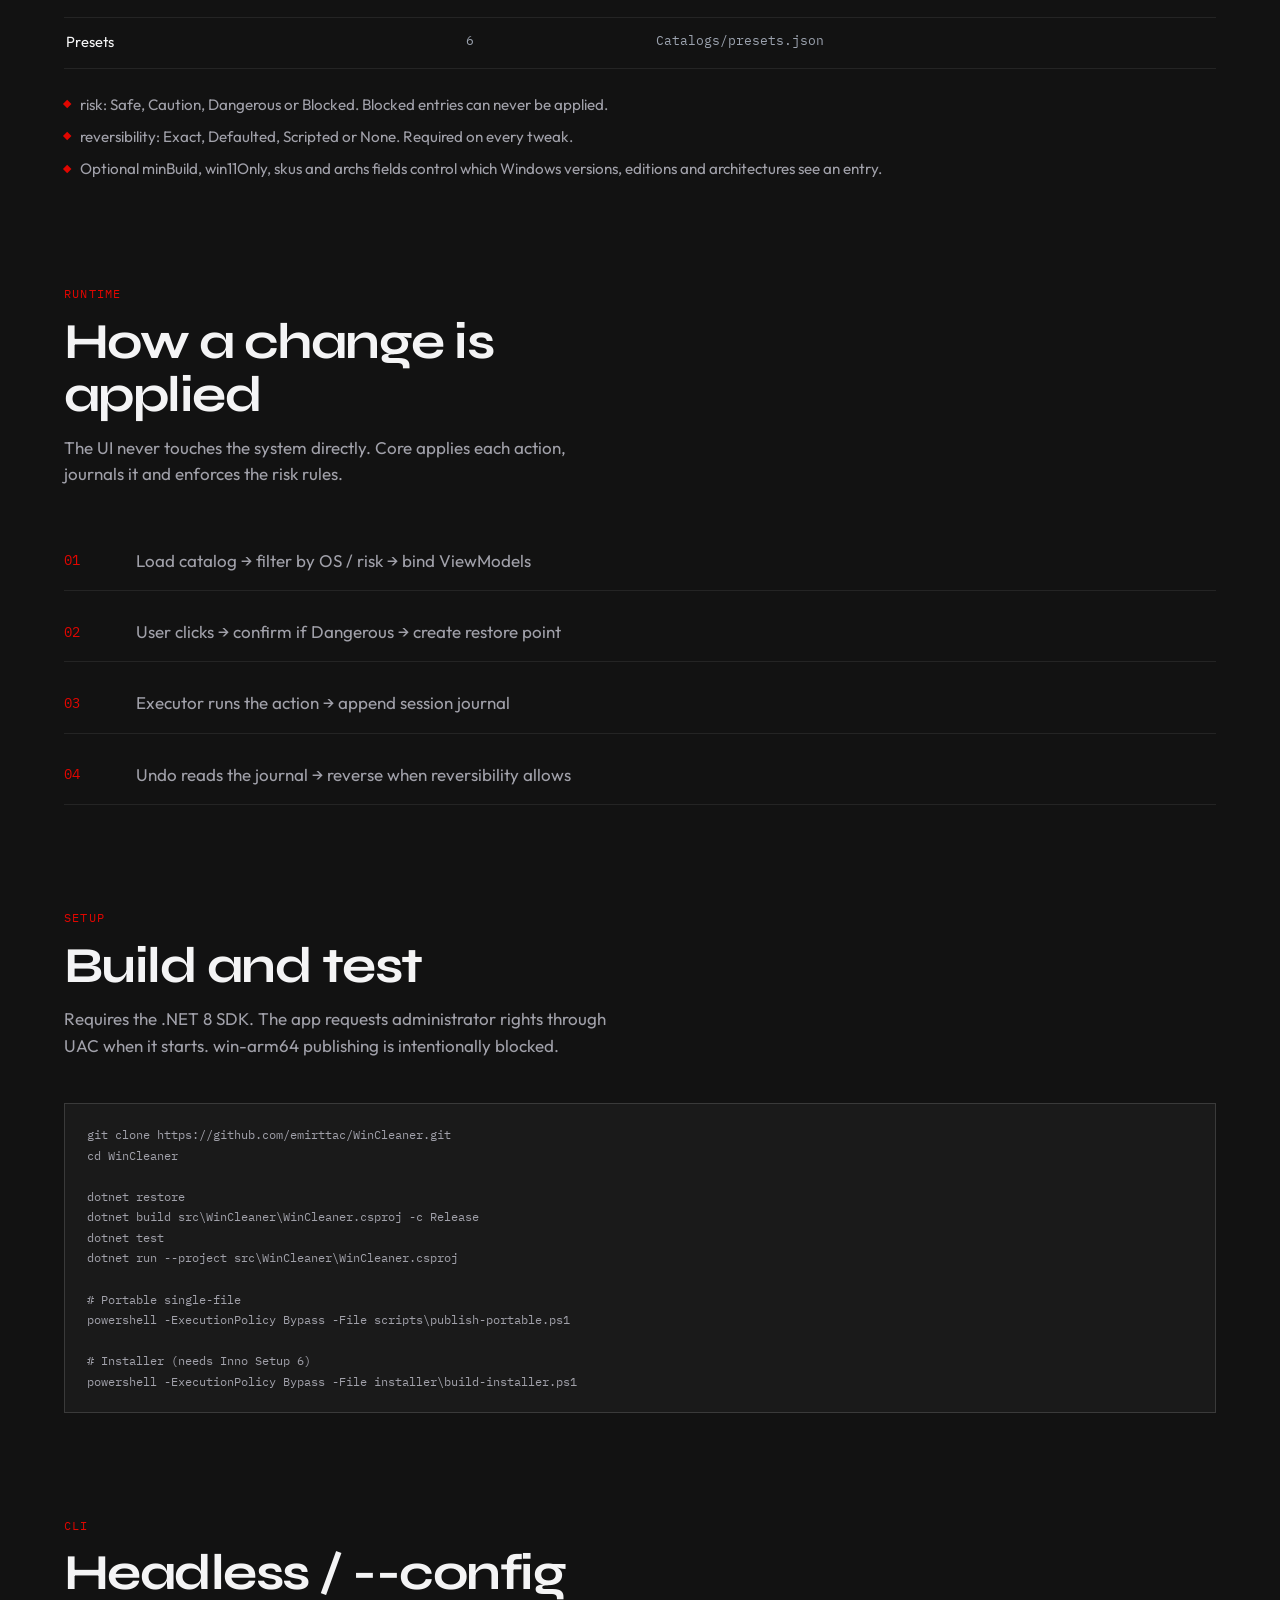
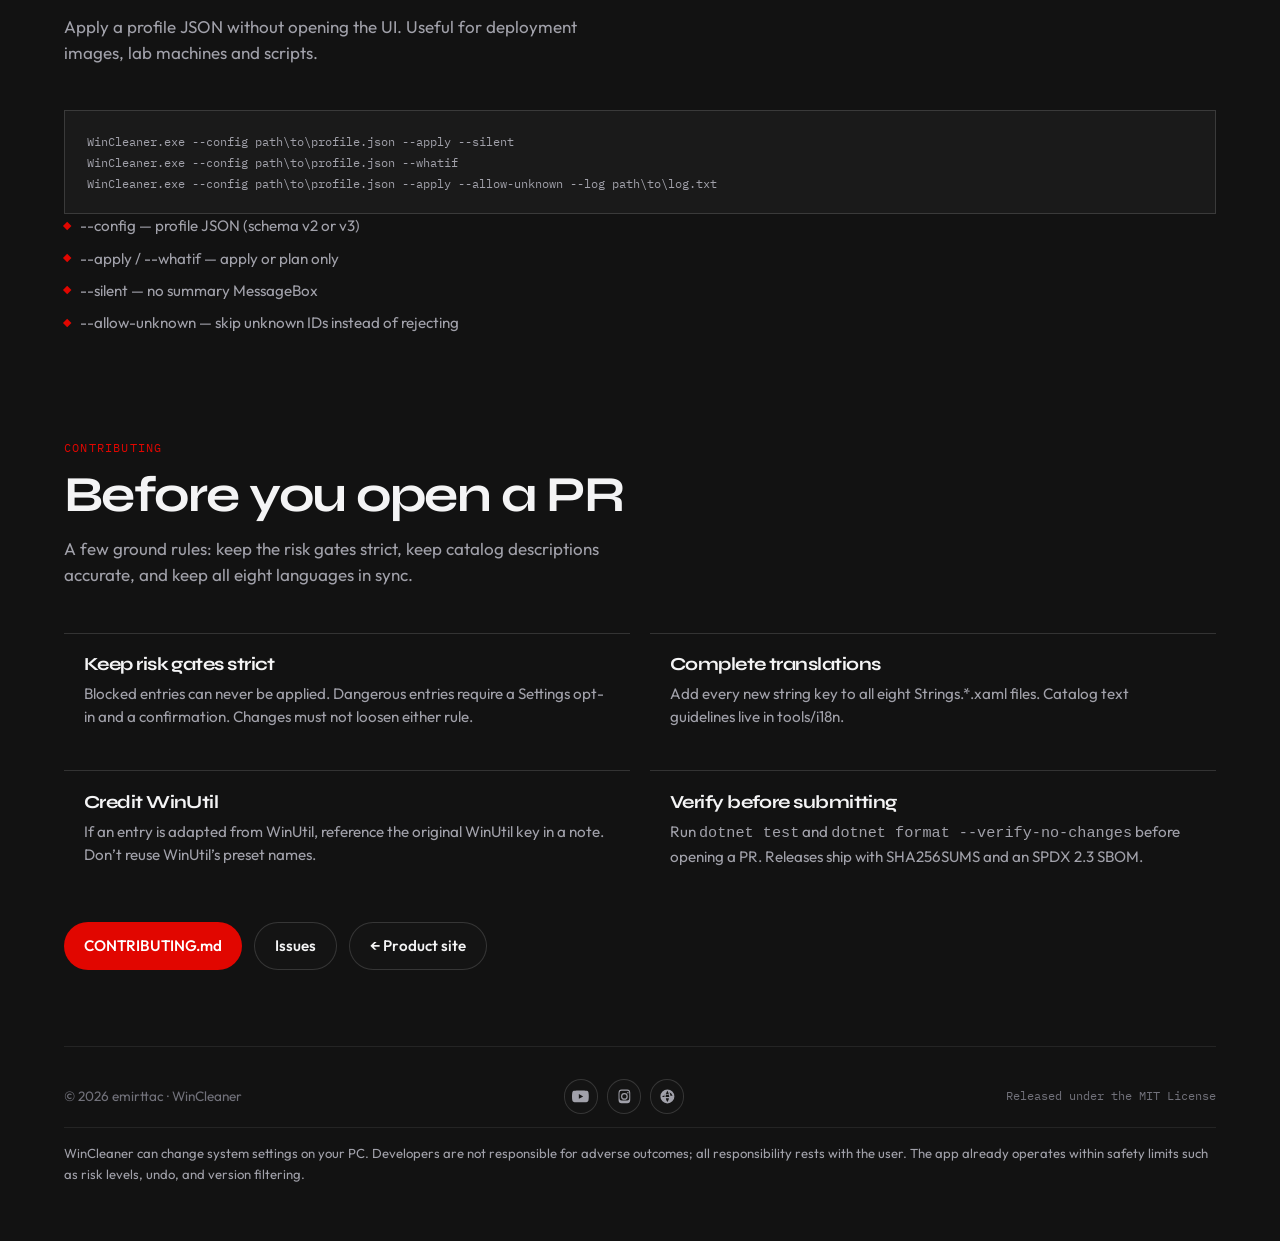
<file: docs/developers.html>
<!DOCTYPE html>
<html lang="en" class="no-js">
<head>
  <meta charset="UTF-8" />
  <meta name="viewport" content="width=device-width, initial-scale=1" />
  <meta name="google-site-verification" content="Kf19F5zQ4NLoTb2SVEW6UbGUmflqyY2hjqJ0xioOSf0" />
  <meta name="description" data-i18n="dev.meta.description" content="Developer documentation for WinCleaner: architecture, JSON catalogs, headless mode, build instructions and contribution guidelines." />
  <meta name="robots" content="index, follow" />
  <meta name="theme-color" content="#0D0D0D" id="theme-color-meta" />
  <meta property="og:title" content="WinCleaner — Developers" />
  <meta property="og:description" data-i18n="dev.meta.description" content="Developer documentation for WinCleaner: architecture, JSON catalogs, headless mode, build instructions and contribution guidelines." />
  <meta property="og:type" content="website" />
  <meta property="og:url" content="https://emirttac.github.io/WinCleaner/developers.html" />
  <meta property="og:image" content="https://emirttac.github.io/WinCleaner/icon.png" />
  <link rel="canonical" href="https://emirttac.github.io/WinCleaner/developers.html" />
  <title>WinCleaner — Developers</title>
  <script>
    (function () {
      try {
        var key = "wincleaner-theme";
        var saved = localStorage.getItem(key);
        var theme = saved === "dark" || saved === "light" ? saved : "dark";
        document.documentElement.setAttribute("data-theme", theme);
      } catch (e) {
        document.documentElement.setAttribute("data-theme", "dark");
      }
      document.documentElement.classList.remove("no-js");
      document.documentElement.classList.add("js");
      window.setTimeout(function () {
        if (!document.documentElement.classList.contains("reveal-ready")) {
          document.documentElement.classList.add("reveal-fallback");
        }
      }, 1500);
    })();
  </script>
  <link rel="preconnect" href="https://fonts.googleapis.com" />
  <link rel="preconnect" href="https://fonts.gstatic.com" crossorigin />
  <link href="https://fonts.googleapis.com/css2?family=IBM+Plex+Mono:wght@400;500&family=Syne:wght@500;600;700;800&family=Outfit:wght@300;400;500;600&display=swap" rel="stylesheet" />
  <link rel="stylesheet" href="css/styles.css?v=37" />
  <link rel="icon" href="favicon.ico" />
</head>
<body class="page-dev">
  <div class="noise" aria-hidden="true"></div>

  <header class="site-header">
    <a class="logo" href="index.html" data-i18n-aria="aria.home" aria-label="WinCleaner home">
      <img src="icon.png" alt="" width="28" height="28" />
      <span>WinCleaner</span>
    </a>
    <div class="header-actions">
      <button class="theme-toggle" type="button" id="theme-toggle" data-i18n-aria="aria.themeToLight" aria-label="Switch to light mode">
        <svg class="icon-moon" viewBox="0 0 24 24" aria-hidden="true">
          <path d="M21 14.5A8.5 8.5 0 0 1 9.5 3 7 7 0 1 0 21 14.5z" />
        </svg>
        <svg class="icon-sun" viewBox="0 0 24 24" aria-hidden="true">
          <circle cx="12" cy="12" r="4" />
          <path d="M12 2v2.5M12 19.5V22M4.93 4.93l1.77 1.77M17.3 17.3l1.77 1.77M2 12h2.5M19.5 12H22M4.93 19.07l1.77-1.77M17.3 6.7l1.77-1.77" />
        </svg>
      </button>
      <label class="lang-switch">
        <span class="visually-hidden" data-i18n="aria.lang">Language</span>
        <select id="lang-select" data-i18n-aria="aria.lang" aria-label="Language">
          <option value="en">English</option>
          <option value="tr">Türkçe</option>
          <option value="de">Deutsch</option>
        </select>
      </label>
      <nav class="nav" data-i18n-aria="aria.nav" aria-label="Main menu">
        <a href="index.html" data-i18n="nav.product">Product</a>
        <a href="#architecture" data-i18n="dev.nav.arch">Architecture</a>
        <a href="#build" data-i18n="dev.nav.build">Build</a>
        <a href="#headless" data-i18n="dev.nav.headless">Headless</a>
        <a class="nav-github" href="https://github.com/emirttac/WinCleaner" target="_blank" rel="noopener noreferrer">GitHub</a>
      </nav>
      <button class="nav-toggle" type="button" data-i18n-aria="aria.menuOpen" aria-label="Open menu" aria-expanded="false">
        <span></span><span></span>
      </button>
    </div>
  </header>

  <main id="top">
    <section class="dev-hero">
      <div class="dev-hero-inner">
        <p class="section-kicker" data-reveal data-i18n="dev.hero.kicker">Developers</p>
        <h1 data-reveal data-i18n="dev.hero.title">Build, extend and automate WinCleaner</h1>
        <p class="hero-lead" data-reveal data-i18n="dev.hero.lead">WinCleaner is a .NET 8 / WPF app driven by JSON catalogs. This page covers the repo layout, catalog format, build steps and headless mode.</p>
        <div class="hero-actions" data-reveal>
          <a class="btn btn-accent" href="https://github.com/emirttac/WinCleaner" target="_blank" rel="noopener noreferrer" data-i18n="dev.hero.cta">View on GitHub</a>
          <a class="btn btn-ghost" href="#build" data-i18n="dev.hero.cta2">Build steps</a>
        </div>
      </div>
      <aside class="dev-toc" data-reveal aria-label="On this page">
        <p data-i18n="dev.toc">On this page</p>
        <ol>
          <li><a href="#architecture" data-i18n="dev.nav.arch">Architecture</a></li>
          <li><a href="#catalogs" data-i18n="dev.nav.catalogs">Catalogs</a></li>
          <li><a href="#pipeline" data-i18n="dev.nav.pipeline">Change pipeline</a></li>
          <li><a href="#build" data-i18n="dev.nav.build">Build</a></li>
          <li><a href="#headless" data-i18n="dev.nav.headless">Headless</a></li>
          <li><a href="#contribute" data-i18n="dev.nav.contribute">Contribute</a></li>
        </ol>
      </aside>
    </section>

    <section id="architecture" class="section" aria-labelledby="arch-title">
      <div class="section-head">
        <p class="section-kicker" data-reveal data-i18n="dev.arch.kicker">Repository</p>
        <h2 id="arch-title" data-reveal data-i18n="dev.arch.title">Solution layout</h2>
        <p class="section-lead" data-reveal data-i18n="dev.arch.lead">A WPF shell on top of a Core library that executes actions, with the catalogs embedded in the Data project. Tests cover catalogs, OS gating, i18n, DNS, updates and profiles.</p>
      </div>
      <pre class="code-block" data-reveal><code>WinCleaner.slnx
├── src/WinCleaner              WPF shell, ViewModels, themes, i18n
├── src/WinCleaner.Core         Actions, executor, registry / services / AppX
├── src/WinCleaner.Data         Embedded JSON catalogs + profile models
├── src/WinCleaner.Bootstrap    Optional launcher (prereqs → app)
├── tests/WinCleaner.Core.Tests Catalog, OS, i18n, DNS, update, profile
├── installer/                  Inno Setup + build helper
├── scripts/                    Portable publish + SOURCE_CODES sync
└── tools/i18n/                 JSON → Strings.*.xaml pipeline</code></pre>
    </section>

    <section id="catalogs" class="section" aria-labelledby="cat-title">
      <div class="section-head">
        <p class="section-kicker" data-reveal data-i18n="dev.cat.kicker">Data</p>
        <h2 id="cat-title" data-reveal data-i18n="dev.cat.title">JSON catalogs</h2>
        <p class="section-lead" data-reveal data-i18n="dev.cat.lead">Tweaks, services, bloatware, presets and winget apps are defined in plain JSON files you can read and review, not hard-coded in the UI.</p>
      </div>
      <div class="catalog-table" data-reveal>
        <div class="catalog-row head">
          <span data-i18n="dev.cat.col.file">Catalog</span>
          <span data-i18n="dev.cat.col.count">Entries</span>
          <span data-i18n="dev.cat.col.path">Path</span>
        </div>
        <div class="catalog-row"><span>Tweaks</span><span>93</span><span>Catalogs/tweaks.json</span></div>
        <div class="catalog-row"><span>Services</span><span>28</span><span>Catalogs/services.json</span></div>
        <div class="catalog-row"><span>Bloatware</span><span>46</span><span>Catalogs/apps.json</span></div>
        <div class="catalog-row"><span>Winget apps</span><span>159</span><span>Catalogs/apps_installer.json</span></div>
        <div class="catalog-row"><span>Presets</span><span>6</span><span>Catalogs/presets.json</span></div>
      </div>
      <ul class="dev-notes" data-reveal>
        <li data-i18n="dev.cat.n1"><code>risk</code>: Safe, Caution, Dangerous or Blocked. Blocked entries can never be applied.</li>
        <li data-i18n="dev.cat.n2"><code>reversibility</code>: Exact, Defaulted, Scripted or None. Required on every tweak.</li>
        <li data-i18n="dev.cat.n3">Optional <code>minBuild</code>, <code>win11Only</code>, <code>skus</code> and <code>archs</code> fields control which Windows versions, editions and architectures see an entry.</li>
      </ul>
    </section>

    <section id="pipeline" class="section" aria-labelledby="pipe-title">
      <div class="section-head">
        <p class="section-kicker" data-reveal data-i18n="dev.pipe.kicker">Runtime</p>
        <h2 id="pipe-title" data-reveal data-i18n="dev.pipe.title">How a change is applied</h2>
        <p class="section-lead" data-reveal data-i18n="dev.pipe.lead">The UI never touches the system directly. Core applies each action, journals it and enforces the risk rules.</p>
      </div>
      <ol class="pipeline" data-reveal>
        <li><span>01</span><p data-i18n="dev.pipe.s1">Catalog load → OS / risk filter → ViewModel binding</p></li>
        <li><span>02</span><p data-i18n="dev.pipe.s2">User intent → confirmation (Dangerous) → restore point</p></li>
        <li><span>03</span><p data-i18n="dev.pipe.s3">Executor applies action → session journal entry</p></li>
        <li><span>04</span><p data-i18n="dev.pipe.s4">Undo reads journal → reverse where reversibility allows</p></li>
      </ol>
    </section>

    <section id="build" class="section" aria-labelledby="build-title">
      <div class="section-head">
        <p class="section-kicker" data-reveal data-i18n="dev.build.kicker">Setup</p>
        <h2 id="build-title" data-reveal data-i18n="dev.build.title">Build and test</h2>
        <p class="section-lead" data-reveal data-i18n="dev.build.lead">Requires the .NET 8 SDK. The app requests administrator rights through UAC when it starts. win-arm64 publishing is intentionally blocked.</p>
      </div>
      <pre class="code-block" data-reveal><code>git clone https://github.com/emirttac/WinCleaner.git
cd WinCleaner

dotnet restore
dotnet build src\WinCleaner\WinCleaner.csproj -c Release
dotnet test
dotnet run --project src\WinCleaner\WinCleaner.csproj

# Portable single-file
powershell -ExecutionPolicy Bypass -File scripts\publish-portable.ps1

# Installer (needs Inno Setup 6)
powershell -ExecutionPolicy Bypass -File installer\build-installer.ps1</code></pre>
    </section>

    <section id="headless" class="section" aria-labelledby="headless-title">
      <div class="section-head">
        <p class="section-kicker" data-reveal data-i18n="dev.head.kicker">CLI</p>
        <h2 id="headless-title" data-reveal data-i18n="dev.head.title">Headless / --config</h2>
        <p class="section-lead" data-reveal data-i18n="dev.head.lead">Apply a profile JSON without opening the UI. Useful for deployment images, lab machines and scripts.</p>
      </div>
      <pre class="code-block" data-reveal><code>WinCleaner.exe --config path\to\profile.json --apply --silent
WinCleaner.exe --config path\to\profile.json --whatif
WinCleaner.exe --config path\to\profile.json --apply --allow-unknown --log path\to\log.txt</code></pre>
      <ul class="dev-notes" data-reveal>
        <li><code>--config</code> — profile JSON (schema v2 or v3)</li>
        <li><code>--apply</code> / <code>--whatif</code> — apply or plan only</li>
        <li><code>--silent</code> — no summary MessageBox</li>
        <li><code>--allow-unknown</code> — skip unknown IDs instead of rejecting</li>
      </ul>
    </section>

    <section id="contribute" class="section" aria-labelledby="contrib-title">
      <div class="section-head">
        <p class="section-kicker" data-reveal data-i18n="dev.contrib.kicker">Contributing</p>
        <h2 id="contrib-title" data-reveal data-i18n="dev.contrib.title">Before you open a PR</h2>
        <p class="section-lead" data-reveal data-i18n="dev.contrib.lead">A few ground rules: keep the risk gates strict, keep catalog descriptions accurate, and keep all eight languages in sync.</p>
      </div>
      <ul class="safety-grid contrib-grid">
        <li data-reveal>
          <h3 data-i18n="dev.contrib.r1t">Keep risk gates strict</h3>
          <p data-i18n="dev.contrib.r1b">Blocked entries can never be applied. Dangerous entries require a Settings opt-in and a confirmation. Changes must not loosen either rule.</p>
        </li>
        <li data-reveal>
          <h3 data-i18n="dev.contrib.r2t">Complete translations</h3>
          <p data-i18n="dev.contrib.r2b">Add every new string key to all eight Strings.*.xaml files. Catalog text guidelines live in tools/i18n.</p>
        </li>
        <li data-reveal>
          <h3 data-i18n="dev.contrib.r3t">Credit WinUtil</h3>
          <p data-i18n="dev.contrib.r3b">If an entry is adapted from WinUtil, reference the original WinUtil key in a note. Don’t reuse WinUtil’s preset names.</p>
        </li>
        <li data-reveal>
          <h3 data-i18n="dev.contrib.r4t">Verify before submitting</h3>
          <p data-i18n="dev.contrib.r4b">Run <code>dotnet test</code> and <code>dotnet format --verify-no-changes</code> before opening a PR. Releases ship with SHA256SUMS and an SPDX 2.3 SBOM.</p>
        </li>
      </ul>
      <div class="hero-actions" data-reveal>
        <a class="btn btn-accent" href="https://github.com/emirttac/WinCleaner/blob/main/CONTRIBUTING.md" target="_blank" rel="noopener noreferrer">CONTRIBUTING.md</a>
        <a class="btn btn-ghost" href="https://github.com/emirttac/WinCleaner/issues" target="_blank" rel="noopener noreferrer">Issues</a>
          <a class="btn btn-ghost" href="index.html" data-i18n="dev.contrib.back">← Product site</a>
      </div>
    </section>
  </main>

  <footer class="site-footer">
    <div class="footer-bar">
      <p>© <span id="year"></span> <a href="https://emirttac.github.io/" target="_blank" rel="noopener noreferrer">emirttac</a> · WinCleaner</p>
      <nav class="footer-social" aria-label="Social">
        <a href="https://www.youtube.com/@BiAltTab" target="_blank" rel="noopener noreferrer" aria-label="YouTube">
          <svg viewBox="0 0 24 24" aria-hidden="true"><path d="M23.5 6.2a3 3 0 0 0-2.1-2.1C19.5 3.5 12 3.5 12 3.5s-7.5 0-9.4.6A3 3 0 0 0 .5 6.2 31.5 31.5 0 0 0 0 12a31.5 31.5 0 0 0 .5 5.8 3 3 0 0 0 2.1 2.1c1.9.6 9.4.6 9.4.6s7.5 0 9.4-.6a3 3 0 0 0 2.1-2.1A31.5 31.5 0 0 0 24 12a31.5 31.5 0 0 0-.5-5.8zM9.8 15.5v-7L16 12l-6.2 3.5z"/></svg>
        </a>
        <a href="https://www.instagram.com/emirttac/" target="_blank" rel="noopener noreferrer" aria-label="Instagram">
          <svg viewBox="0 0 24 24" aria-hidden="true"><path d="M12 7.2A4.8 4.8 0 1 0 12 16.8 4.8 4.8 0 0 0 12 7.2zm0 7.9a3.1 3.1 0 1 1 0-6.2 3.1 3.1 0 0 1 0 6.2zm6.1-8.2a1.1 1.1 0 1 1-2.2 0 1.1 1.1 0 0 1 2.2 0zM12 2.2c-2.7 0-3 0-4.1.1-2.8.1-4.1 1.5-4.2 4.2C3.6 7.5 3.6 7.8 3.6 12s0 4.5.1 5.5c.1 2.8 1.4 4.1 4.2 4.2 1.1.1 1.4.1 4.1.1s3 0 4.1-.1c2.8-.1 4.1-1.4 4.2-4.2.1-1 .1-1.3.1-5.5s0-4.5-.1-5.5c-.1-2.8-1.4-4.1-4.2-4.2-1.1-.1-1.4-.1-4.1-.1zm0 1.8c2.6 0 2.9 0 4 .1 1.9.1 2.8 1 2.9 2.9.1 1 .1 1.3.1 3.9s0 2.9-.1 4c-.1 1.9-1 2.8-2.9 2.9-1 .1-1.3.1-4 .1s-2.9 0-4-.1c-1.9-.1-2.8-1-2.9-2.9-.1-1-.1-1.3-.1-4s0-2.9.1-4c.1-1.9 1-2.8 2.9-2.9 1.1-.1 1.4-.1 4-.1z"/></svg>
        </a>
        <a href="https://emirttac.github.io/" target="_blank" rel="noopener noreferrer" aria-label="emirttac.github.io">
          <svg viewBox="0 0 24 24" aria-hidden="true"><path d="M12 2a10 10 0 1 0 0 20 10 10 0 0 0 0-20zm7.4 9h-3.1a15.3 15.3 0 0 0-1.3-5 8.1 8.1 0 0 1 4.4 5zM12 4c.8 1.2 1.8 3.2 2.2 5.5H9.8C10.2 7.2 11.2 5.2 12 4zM4.6 13a8.1 8.1 0 0 1 4.4-5 15.3 15.3 0 0 0-1.3 5H4.6zm0-2h3.1a15.3 15.3 0 0 0 1.3-5 8.1 8.1 0 0 0-4.4 5zM12 20c-.8-1.2-1.8-3.2-2.2-5.5h4.4C13.8 16.8 12.8 18.8 12 20zm2.7-7H9.3a13.5 13.5 0 0 1 1.2-4.5h3a13.5 13.5 0 0 1 1.2 4.5zm.7 2a15.3 15.3 0 0 0 1.3 5 8.1 8.1 0 0 0 4.4-5h-5.7zm-7.4 0H4.6a8.1 8.1 0 0 0 4.4 5 15.3 15.3 0 0 1-1.3-5z"/></svg>
        </a>
      </nav>
      <p class="footer-note" data-i18n="footer.note">Released under the MIT License</p>
    </div>
    <p class="footer-disclaimer" data-i18n="footer.disclaimer">WinCleaner can change system settings on your PC. Developers are not responsible for adverse outcomes; all responsibility rests with the user. The app already operates within safety limits such as risk levels, undo, and version filtering.</p>
  </footer>

  <script src="js/i18n.js?v=23"></script>
  <script src="js/main.js?v=12"></script>
</body>
</html>
</file>
<file: docs/css/styles.css>
/* WinCleaner — product site (GitHub Pages) */

:root {
  --bg: #f3f4f6;
  --bg-deep: #e5e7eb;
  --ink: #0d0d0d;
  --ink-soft: #3f3f46;
  --muted: #71717a;
  --line: rgba(13, 13, 13, 0.1);
  --line-strong: rgba(13, 13, 13, 0.18);
  --accent: #e10600;
  --accent-soft: rgba(225, 6, 0, 0.12);
  --accent-glow: rgba(225, 6, 0, 0.28);
  --steel: #52525b;
  --panel: rgba(255, 255, 255, 0.55);
  --surface: rgba(255, 255, 255, 0.4);
  --surface-strong: rgba(255, 255, 255, 0.7);
  --header-bg: rgba(243, 244, 246, 0.72);
  --header-bg-scrolled: rgba(243, 244, 246, 0.9);
  --nav-sheet: rgba(250, 250, 250, 0.97);
  --btn-primary-fg: #fafafa;
  --btn-primary-hover: #1a1a1a;
  --mock-bg: #141414;
  --mock-panel: #1c1c1c;
  --mock-line: rgba(255, 255, 255, 0.08);
  --brand-glow: rgba(243, 244, 246, 0.85);
  --lead-glow: rgba(243, 244, 246, 0.9);
  --shadow: rgba(13, 13, 13, 0.12);
  --noise-opacity: 0.03;
  --noise-blend: multiply;
  --body-bg:
    radial-gradient(ellipse 90% 55% at 8% -10%, #fff 0%, transparent 55%),
    radial-gradient(ellipse 70% 45% at 95% 10%, rgba(225, 6, 0, 0.08) 0%, transparent 50%),
    radial-gradient(ellipse 55% 40% at 50% 100%, #e8e8ec 0%, transparent 55%),
    linear-gradient(165deg, #fafafa 0%, var(--bg) 48%, var(--bg-deep) 100%);
  --select-fill: rgba(255, 255, 255, 0.55);
  --font-display: "Syne", sans-serif;
  --font-body: "Outfit", sans-serif;
  --font-mono: "IBM Plex Mono", ui-monospace, monospace;
  --space: clamp(1.25rem, 3vw, 2.5rem);
  --max: 72rem;
  --ease: cubic-bezier(0.22, 1, 0.36, 1);
  color-scheme: light;
}

[data-theme="dark"] {
  --bg: #0d0d0d;
  --bg-deep: #080808;
  --ink: #f4f4f5;
  --ink-soft: #a1a1aa;
  --muted: #71717a;
  --line: rgba(250, 250, 250, 0.08);
  --line-strong: rgba(250, 250, 250, 0.14);
  --accent: #e10600;
  --accent-soft: rgba(225, 6, 0, 0.16);
  --accent-glow: rgba(225, 6, 0, 0.35);
  --steel: #9ca3af;
  --panel: rgba(20, 20, 20, 0.72);
  --surface: rgba(22, 22, 22, 0.8);
  --surface-strong: rgba(28, 28, 28, 0.95);
  --header-bg: rgba(13, 13, 13, 0.75);
  --header-bg-scrolled: rgba(13, 13, 13, 0.92);
  --nav-sheet: rgba(12, 12, 12, 0.98);
  --btn-primary-fg: #0d0d0d;
  --btn-primary-hover: #e4e4e7;
  --mock-bg: #101010;
  --mock-panel: #181818;
  --mock-line: rgba(255, 255, 255, 0.07);
  --brand-glow: rgba(13, 13, 13, 0.75);
  --lead-glow: rgba(13, 13, 13, 0.8);
  --shadow: rgba(0, 0, 0, 0.55);
  --noise-opacity: 0.055;
  --noise-blend: soft-light;
  --body-bg:
    radial-gradient(ellipse 80% 50% at 10% -8%, #1a1010 0%, transparent 52%),
    radial-gradient(ellipse 60% 40% at 95% 8%, rgba(225, 6, 0, 0.14) 0%, transparent 48%),
    radial-gradient(ellipse 50% 35% at 50% 100%, #111 0%, transparent 55%),
    linear-gradient(165deg, #121212 0%, var(--bg) 48%, var(--bg-deep) 100%);
  --select-fill: rgba(22, 22, 22, 0.9);
  color-scheme: dark;
}

*,
*::before,
*::after {
  box-sizing: border-box;
}

html {
  scroll-behavior: smooth;
  overflow-x: clip;
}

body {
  margin: 0;
  min-height: 100vh;
  overflow-x: clip;
  color: var(--ink);
  font-family: var(--font-body);
  font-weight: 400;
  font-size: 1.0625rem;
  line-height: 1.55;
  background: var(--body-bg);
  background-attachment: fixed;
  -webkit-font-smoothing: antialiased;
  text-rendering: optimizeLegibility;
  transition: color 0.35s var(--ease), background 0.35s var(--ease);
}

img {
  max-width: 100%;
  display: block;
}

a {
  color: inherit;
  text-decoration-thickness: 1px;
  text-underline-offset: 0.2em;
}

button {
  font: inherit;
  color: inherit;
  background: none;
  border: 0;
  cursor: pointer;
}

ul,
ol {
  list-style: none;
  margin: 0;
  padding: 0;
}

h1,
h2,
h3 {
  font-family: var(--font-display);
  font-weight: 700;
  line-height: 1.05;
  letter-spacing: -0.03em;
  margin: 0;
}

p {
  margin: 0;
}

.noise {
  pointer-events: none;
  position: fixed;
  inset: 0;
  z-index: 50;
  opacity: var(--noise-opacity);
  background-image: url("data:image/svg+xml,%3Csvg viewBox='0 0 200 200' xmlns='http://www.w3.org/2000/svg'%3E%3Cfilter id='n'%3E%3CfeTurbulence type='fractalNoise' baseFrequency='0.85' numOctaves='4' stitchTiles='stitch'/%3E%3C/filter%3E%3Crect width='100%25' height='100%25' filter='url(%23n)'/%3E%3C/svg%3E");
  mix-blend-mode: var(--noise-blend);
}

.visually-hidden {
  position: absolute;
  width: 1px;
  height: 1px;
  padding: 0;
  margin: -1px;
  overflow: hidden;
  clip: rect(0, 0, 0, 0);
  white-space: nowrap;
  border: 0;
}

/* Header */

.site-header {
  position: fixed;
  top: 0;
  left: 0;
  right: 0;
  z-index: 40;
  display: flex;
  align-items: center;
  justify-content: space-between;
  gap: 1rem;
  padding: 0.85rem var(--space);
  backdrop-filter: blur(14px) saturate(1.15);
  background: var(--header-bg);
  border-bottom: 1px solid transparent;
  transition: border-color 0.3s var(--ease), background 0.3s var(--ease);
}

.site-header.is-scrolled {
  border-bottom-color: var(--line);
  background: var(--header-bg-scrolled);
}

.logo {
  display: inline-flex;
  align-items: center;
  flex-shrink: 0;
  gap: 0.55rem;
  font-family: var(--font-display);
  font-weight: 800;
  font-size: 1.05rem;
  letter-spacing: -0.04em;
  text-decoration: none;
}

.logo img {
  width: 1.75rem;
  height: 1.75rem;
  border-radius: 0.4rem;
}

.header-actions {
  display: flex;
  align-items: center;
  gap: 0.85rem;
}

.theme-toggle {
  display: grid;
  place-items: center;
  width: 2.2rem;
  height: 2.2rem;
  border: 1px solid var(--line-strong);
  border-radius: 999px;
  background: var(--select-fill);
  color: var(--ink);
  transition: border-color 0.2s ease;
}

.theme-toggle:hover,
.theme-toggle:focus-visible {
  border-color: var(--ink);
  outline: none;
}

.theme-toggle svg {
  width: 1.1rem;
  height: 1.1rem;
  fill: none;
  stroke: currentColor;
  stroke-width: 1.6;
  stroke-linecap: round;
  stroke-linejoin: round;
}

.theme-toggle .icon-sun {
  display: none;
}

[data-theme="dark"] .theme-toggle .icon-moon {
  display: none;
}

[data-theme="dark"] .theme-toggle .icon-sun {
  display: block;
}

.lang-switch select {
  appearance: none;
  font-family: var(--font-mono);
  font-size: 0.72rem;
  letter-spacing: 0.02em;
  color: var(--ink);
  background:
    linear-gradient(45deg, transparent 50%, var(--ink-soft) 50%) calc(100% - 14px) calc(50% - 2px) / 5px 5px no-repeat,
    linear-gradient(135deg, var(--ink-soft) 50%, transparent 50%) calc(100% - 10px) calc(50% - 2px) / 5px 5px no-repeat,
    var(--select-fill);
  border: 1px solid var(--line-strong);
  border-radius: 999px;
  padding: 0.4rem 1.7rem 0.4rem 0.8rem;
  cursor: pointer;
  min-height: 2.2rem;
}

.lang-switch select:hover,
.lang-switch select:focus-visible {
  border-color: var(--ink);
  outline: none;
}

.nav {
  display: flex;
  align-items: center;
  gap: 1.25rem;
}

.nav a {
  font-size: 0.9rem;
  font-weight: 500;
  text-decoration: none;
  color: var(--ink-soft);
  transition: color 0.2s ease;
}

.nav a:hover,
.nav a:focus-visible {
  color: var(--ink);
}

.nav-github {
  padding: 0.4rem 0.85rem;
  border: 1px solid var(--line-strong);
  border-radius: 999px;
  color: var(--ink) !important;
}

.nav-github:hover {
  border-color: var(--accent);
  color: var(--accent) !important;
}

.nav-toggle {
  display: none;
  width: 2.5rem;
  height: 2.5rem;
  place-items: center;
  gap: 6px;
  flex-direction: column;
}

.nav-toggle span {
  display: block;
  width: 1.25rem;
  height: 2px;
  background: var(--ink);
  transition: transform 0.25s var(--ease), opacity 0.2s ease;
}

.nav-toggle[aria-expanded="true"] span:first-child {
  transform: translateY(4px) rotate(45deg);
}

.nav-toggle[aria-expanded="true"] span:last-child {
  transform: translateY(-4px) rotate(-45deg);
}

/* Hero */

.hero {
  position: relative;
  min-height: 100svh;
  display: grid;
  align-items: center;
  padding: 6.5rem var(--space) 3.5rem;
  overflow-x: clip;
  overflow-y: visible;
}

.hero-atmosphere {
  position: absolute;
  inset: 0;
  z-index: 0;
}

.hero-grid {
  position: absolute;
  inset: 0;
  background-image:
    linear-gradient(var(--line) 1px, transparent 1px),
    linear-gradient(90deg, var(--line) 1px, transparent 1px);
  background-size: 56px 56px;
  background-position: center center;
  mask-image: radial-gradient(ellipse 80% 70% at 50% 45%, #000 18%, transparent 72%);
  -webkit-mask-image: radial-gradient(ellipse 80% 70% at 50% 45%, #000 18%, transparent 72%);
  opacity: 0.65;
  animation: grid-drift 30s linear infinite;
}

.hero-glow {
  position: absolute;
  width: min(65vw, 38rem);
  height: min(65vw, 38rem);
  top: 5%;
  right: -6%;
  border-radius: 50%;
  background:
    radial-gradient(circle at 40% 40%, var(--accent-glow), transparent 55%),
    radial-gradient(circle at 70% 65%, rgba(80, 80, 90, 0.2), transparent 60%);
  filter: blur(10px);
  animation: glow-breathe 7s ease-in-out infinite alternate;
}

.hero-orb {
  position: absolute;
  border-radius: 50%;
  filter: blur(40px);
  opacity: 0.45;
  pointer-events: none;
}

.hero-orb-a {
  width: 12rem;
  height: 12rem;
  left: 8%;
  bottom: 18%;
  background: rgba(225, 6, 0, 0.25);
  animation: orb-float 9s ease-in-out infinite alternate;
}

.hero-orb-b {
  width: 8rem;
  height: 8rem;
  right: 28%;
  top: 22%;
  background: rgba(160, 160, 170, 0.18);
  animation: orb-float 11s ease-in-out infinite alternate-reverse;
}

.hero-stage {
  position: relative;
  z-index: 1;
  width: 100%;
  max-width: none;
  margin: 0;
  min-height: clamp(26rem, 68vh, 38rem);
  padding-bottom: 0.5rem;
  box-sizing: border-box;
}

.hero-content {
  position: absolute;
  left: clamp(2.25rem, 5.5vw, 4.5rem);
  top: 50%;
  z-index: 4;
  width: min(40rem, calc(100% - min(28rem, 40%) - 7rem));
  margin: 0;
  padding: 0;
  overflow: visible;
  transform: translateY(-58%);
  pointer-events: none;
}

.hero-content .hero-actions {
  pointer-events: auto;
}

.hero-brand {
  /* Keep an opaque text fill. Animating background-position with
     background-clip:text + transparent fill made trailing glyphs
     disappear in Chromium until selection forced a real paint. */
  width: max-content;
  max-width: none;
  font-size: clamp(2.5rem, 0.75rem + 3.6vw, 4.25rem);
  font-weight: 800;
  letter-spacing: -0.055em;
  line-height: 0.9;
  margin-bottom: 1.15rem;
  color: var(--ink);
  -webkit-text-fill-color: var(--ink);
  background: none;
  text-shadow: 0 0 28px var(--brand-glow);
  animation: brand-sheen 7s ease-in-out infinite;
}

/* Reveal blur + clipped transparent text is a Chromium paint bug; never blur the brand. */
.hero-brand[data-reveal],
.hero-brand[data-reveal].is-visible {
  filter: none !important;
}

.hero-lead {
  font-size: clamp(1.1rem, 2.1vw, 1.35rem);
  font-weight: 300;
  color: var(--ink-soft);
  max-width: 28rem;
  margin-bottom: 1.85rem;
  text-shadow: 0 0 20px var(--lead-glow);
}

.hero-actions {
  display: flex;
  flex-wrap: wrap;
  gap: 0.75rem;
}

.btn {
  display: inline-flex;
  align-items: center;
  justify-content: center;
  min-height: 2.85rem;
  padding: 0.7rem 1.25rem;
  border: 0;
  border-radius: 999px;
  font: inherit;
  font-weight: 550;
  font-size: 0.95rem;
  text-decoration: none;
  cursor: pointer;
  transition: transform 0.25s var(--ease), background 0.2s ease, color 0.2s ease, border-color 0.2s ease, box-shadow 0.25s ease;
}

.btn:hover {
  transform: translateY(-1px);
}

.btn-lg {
  min-height: 3.15rem;
  padding-inline: 1.5rem;
  font-size: 1rem;
}

.btn-primary {
  background: var(--ink);
  color: var(--btn-primary-fg);
}

.btn-primary:hover {
  background: var(--btn-primary-hover);
}

.btn-accent {
  background: var(--accent);
  color: #fff;
  box-shadow: 0 0 0 0 transparent;
}

.btn-accent:hover {
  box-shadow: 0 8px 28px var(--accent-glow);
  filter: brightness(1.05);
}

.btn-ghost {
  border: 1px solid var(--line-strong);
  background: var(--surface);
}

.btn-ghost:hover {
  border-color: var(--ink);
  background: var(--surface-strong);
}

/* App mock */

.app-mock {
  position: absolute;
  right: clamp(2.25rem, 5.5vw, 4.5rem);
  top: 50%;
  z-index: 3;
  width: min(28rem, 40%);
  margin: 0;
  animation: hud-in-mock 1.1s var(--ease) both;
  pointer-events: auto;
  transform: translateY(-42%);
  cursor: default;
}

.app-mock-pivot {
  transform: perspective(1200px) rotateY(-12deg) rotateX(3deg) translateY(0) scale(1);
  transform-origin: center center;
  transition: transform 0.7s var(--ease);
  will-change: transform;
}

.app-mock.is-focus,
.app-mock:hover {
  z-index: 6;
}

.app-mock.is-focus .app-mock-pivot,
.app-mock:hover .app-mock-pivot {
  transform: perspective(1200px) rotateY(0deg) rotateX(0deg) translateY(-28px) scale(1.12);
}

.app-chrome {
  border: 1px solid rgba(255, 255, 255, 0.12);
  border-radius: 0.7rem;
  overflow: hidden;
  background: var(--mock-bg);
  color: #f4f4f5;
  box-shadow: 0 24px 60px var(--shadow);
}

.app-mock .app-chrome {
  position: relative;
  display: flex;
  flex-direction: column;
  aspect-ratio: 16 / 10;
  transition:
    box-shadow 0.55s var(--ease),
    border-color 0.55s var(--ease),
    filter 0.55s var(--ease);
}

.app-mock .app-chrome::after {
  content: "";
  position: absolute;
  inset: 0;
  border-radius: inherit;
  pointer-events: none;
  z-index: 4;
  opacity: 0;
  background:
    radial-gradient(ellipse 85% 55% at 50% -10%, rgba(225, 6, 0, 0.28), transparent 58%),
    linear-gradient(135deg, rgba(255, 255, 255, 0.08), transparent 42%);
  transition: opacity 0.55s var(--ease);
}

.app-mock.is-focus .app-chrome,
.app-mock:hover .app-chrome {
  border-color: rgba(225, 6, 0, 0.55);
  filter: brightness(1.05);
  box-shadow:
    0 40px 80px rgba(0, 0, 0, 0.55),
    0 0 0 1px rgba(225, 6, 0, 0.18),
    0 0 32px rgba(225, 6, 0, 0.3),
    0 0 68px rgba(225, 6, 0, 0.16);
}

.app-mock.is-focus .app-chrome::after,
.app-mock:hover .app-chrome::after {
  opacity: 1;
}

.app-titlebar {
  display: flex;
  align-items: center;
  gap: 0.35rem;
  padding: 0.65rem 0.85rem;
  border-bottom: 1px solid var(--mock-line);
  background: #0f0f0f;
}

.app-dot {
  width: 0.45rem;
  height: 0.45rem;
  border-radius: 50%;
  background: #3f3f46;
}

.app-dot:first-child {
  background: #e10600;
}

.app-title {
  margin-left: 0.55rem;
  font-family: var(--font-mono);
  font-size: 0.68rem;
  letter-spacing: 0.06em;
  text-transform: uppercase;
  color: #a1a1aa;
}

.app-brand {
  display: inline-flex;
  align-items: center;
  gap: 0.4rem;
  margin-left: 0.55rem;
  font-family: var(--font-display);
  font-weight: 800;
  font-size: 0.78rem;
  letter-spacing: -0.04em;
  color: #f4f4f5;
  line-height: 1;
}

.app-brand img {
  width: 1.05rem;
  height: 1.05rem;
  border-radius: 0.28rem;
  flex-shrink: 0;
}

.app-body {
  display: grid;
  grid-template-columns: 8.75rem 1fr;
}

.app-mock .app-body {
  flex: 1;
  min-height: 0;
}

.app-sidebar {
  padding: 0.85rem 0.4rem;
  border-right: 1px solid var(--mock-line);
  background: #0c0c0c;
  display: flex;
  flex-direction: column;
  gap: 0.15rem;
  min-width: 0;
}

.sb-item {
  display: flex;
  align-items: center;
  gap: 0.4rem;
  padding: 0.38rem 0.4rem;
  border-radius: 0.3rem;
  font-size: 0.62rem;
  line-height: 1.2;
  color: #71717a;
  font-family: var(--font-mono);
  white-space: nowrap;
  transition: background 0.35s ease, color 0.35s ease;
}

.sb-item > span:first-child {
  width: 0.28rem;
  height: 0.28rem;
  border-radius: 1px;
  background: #3f3f46;
  flex-shrink: 0;
}

.sb-item > span[data-i18n] {
  min-width: 0;
  overflow: hidden;
  text-overflow: ellipsis;
}

.sb-item.is-active {
  background: rgba(225, 6, 0, 0.12);
  color: #fafafa;
}

.sb-item.is-active > span:first-child {
  background: var(--accent);
}

.app-main {
  padding: 1.15rem 1.25rem;
  display: flex;
  flex-direction: column;
  justify-content: center;
  gap: 1.15rem;
  background: #111;
  min-height: 0;
}

.mock-metrics {
  display: flex;
  gap: 1.1rem;
  padding: 0.55rem 0.7rem 0.7rem;
  margin: -0.15rem -0.15rem 0.15rem;
  border-bottom: 1px solid color-mix(in srgb, var(--accent) 35%, var(--mock-line));
  border-radius: 0.45rem 0.45rem 0 0;
  font-family: var(--font-mono);
  background:
    linear-gradient(180deg, rgba(225, 6, 0, 0.14), transparent 72%),
    radial-gradient(ellipse 70% 120% at 18% 40%, rgba(225, 6, 0, 0.18), transparent 60%);
  box-shadow:
    inset 0 1px 0 rgba(255, 255, 255, 0.06),
    0 0 22px rgba(225, 6, 0, 0.12);
}

.mock-metrics span {
  display: flex;
  align-items: baseline;
  gap: 0.45rem;
  padding: 0.15rem 0.35rem;
  border-radius: 0.35rem;
}

.mock-metrics em {
  font-style: normal;
  font-size: 0.62rem;
  letter-spacing: 0.08em;
  text-transform: uppercase;
  color: #a1a1aa;
}

.mock-metrics strong {
  font-family: var(--font-display);
  font-size: 1.18rem;
  font-weight: 700;
  letter-spacing: -0.03em;
  color: #fff;
  text-shadow:
    0 0 10px rgba(225, 6, 0, 0.75),
    0 0 22px rgba(225, 6, 0, 0.4),
    0 0 36px rgba(255, 90, 79, 0.25);
  animation: metric-sheen 2.6s ease-in-out infinite;
}

.mock-metrics span:nth-child(2) strong {
  animation-delay: 0.35s;
}

.mock-lines {
  list-style: none;
  margin: 0;
  padding: 0;
  display: flex;
  flex-direction: column;
  gap: 0.55rem;
}

.mock-lines li {
  display: flex;
  align-items: center;
  gap: 0.55rem;
  font-size: 0.78rem;
  color: #71717a;
  letter-spacing: -0.01em;
}

.mock-lines li.is-on {
  color: #e4e4e7;
}

.mock-lines .dot {
  width: 0.4rem;
  height: 0.4rem;
  border-radius: 50%;
  flex-shrink: 0;
  background: #3f3f46;
}

.mock-lines .dot.safe {
  background: #4ade80;
}

.mock-lines .dot.caution {
  background: #fbbf24;
}

.mock-lines .dot.dangerous {
  background: #fb7185;
  opacity: 0.55;
}

.mock-risks {
  display: flex;
  flex-wrap: wrap;
  gap: 0.35rem;
}

.risk {
  font-family: var(--font-mono);
  font-size: 0.6rem;
  letter-spacing: 0.04em;
  text-transform: uppercase;
  padding: 0.22rem 0.4rem;
  border-radius: 0.25rem;
  border: 1px solid transparent;
}

.risk.safe {
  color: #4ade80;
  border-color: rgba(74, 222, 128, 0.3);
}
.risk.caution {
  color: #fbbf24;
  border-color: rgba(251, 191, 36, 0.3);
}
.risk.dangerous {
  color: #fb7185;
  border-color: rgba(251, 113, 133, 0.3);
}
.risk.blocked {
  color: #a1a1aa;
  border-color: rgba(161, 161, 170, 0.3);
}

/* Marquee */

.marquee {
  position: relative;
  border-block: 1px solid var(--line);
  background: var(--panel);
  overflow: hidden;
  padding: 0.85rem 0;
}

.marquee::before,
.marquee::after {
  content: "";
  position: absolute;
  top: 0;
  bottom: 0;
  width: 4rem;
  z-index: 1;
  pointer-events: none;
}

.marquee::before {
  left: 0;
  background: linear-gradient(90deg, var(--bg), transparent);
}

.marquee::after {
  right: 0;
  background: linear-gradient(270deg, var(--bg), transparent);
}

.marquee-track {
  display: flex;
  gap: 2.5rem;
  width: max-content;
  font-family: var(--font-mono);
  font-size: 0.78rem;
  letter-spacing: 0.12em;
  text-transform: uppercase;
  color: var(--muted);
  animation: marquee 28s linear infinite;
}

.marquee:hover .marquee-track {
  animation-play-state: paused;
}

.marquee-track span::before {
  content: "◆";
  color: var(--accent);
  margin-right: 2.5rem;
  font-size: 0.55rem;
  vertical-align: middle;
}

/* Sections */

.section {
  width: min(100% - (var(--space) * 2), var(--max));
  margin-inline: auto;
  padding: 5.5rem 0 1rem;
}

.section-head {
  max-width: 36rem;
  margin-bottom: 2.75rem;
}

.section-kicker {
  font-family: var(--font-mono);
  font-size: 0.75rem;
  letter-spacing: 0.1em;
  text-transform: uppercase;
  color: var(--accent);
  margin-bottom: 0.75rem;
}

.section h2 {
  font-size: clamp(2rem, 5vw, 3.15rem);
  margin-bottom: 0.85rem;
}

.section-lead {
  color: var(--ink-soft);
  max-width: 34rem;
}

/* Showcase ads */

.showcase-list {
  display: flex;
  flex-direction: column;
  gap: 3.5rem;
}

.showcase {
  display: grid;
  grid-template-columns: 1fr 1.1fr;
  gap: clamp(1.25rem, 4vw, 3rem);
  align-items: center;
}

.showcase.reverse {
  grid-template-columns: 1.1fr 1fr;
}

.showcase.reverse .showcase-visual {
  order: 2;
}

.showcase.reverse .showcase-copy {
  order: 1;
}

.showcase-copy h3 {
  font-size: clamp(1.55rem, 3vw, 2.1rem);
  margin-bottom: 0.75rem;
}

.showcase-copy p:last-child {
  color: var(--ink-soft);
  max-width: 32rem;
}

.showcase-visual {
  position: relative;
  min-height: 14rem;
  border: 1px solid var(--line);
  background:
    linear-gradient(145deg, var(--surface-strong), var(--surface)),
    radial-gradient(circle at 30% 30%, var(--accent-soft), transparent 55%);
  overflow: hidden;
  display: grid;
  place-items: center;
  transition: border-color 0.35s ease, transform 0.5s var(--ease), box-shadow 0.45s ease;
}

.showcase.is-visible .showcase-visual {
  animation: visual-settle 0.9s var(--ease) both;
}

.showcase:hover .showcase-visual {
  border-color: color-mix(in srgb, var(--accent) 45%, var(--line));
  box-shadow: 0 16px 40px var(--shadow);
  transform: translateY(-4px);
}

.viz-game {
  width: min(88%, 22rem);
  display: grid;
  gap: 0.85rem;
}

.viz-game-hud {
  display: grid;
  grid-template-columns: auto 1fr;
  gap: 1.1rem;
  align-items: end;
}

.viz-game-fps {
  display: grid;
  gap: 0.1rem;
  line-height: 1;
}

.viz-game-fps strong {
  font-family: var(--font-display);
  font-size: clamp(2.4rem, 5vw, 3.1rem);
  font-weight: 800;
  letter-spacing: -0.05em;
  color: var(--ink);
  animation: fps-tick 2.8s ease-in-out infinite;
}

.viz-game-fps span {
  font-family: var(--font-mono);
  font-size: 0.72rem;
  letter-spacing: 0.18em;
  text-transform: uppercase;
  color: var(--accent);
}

.viz-game-meters {
  display: grid;
  gap: 0.45rem;
  padding-bottom: 0.2rem;
}

.viz-meter {
  display: grid;
  grid-template-columns: 2.2rem 1fr;
  gap: 0.45rem;
  align-items: center;
}

.viz-meter b {
  font-family: var(--font-mono);
  font-size: 0.62rem;
  font-weight: 500;
  letter-spacing: 0.06em;
  color: var(--muted);
}

.viz-meter i {
  display: block;
  height: 0.38rem;
  border-radius: 999px;
  background: var(--line-strong);
  position: relative;
  overflow: hidden;
}

.viz-meter i::after {
  content: "";
  position: absolute;
  inset: 0 auto 0 0;
  width: var(--v, 50%);
  border-radius: inherit;
  background: linear-gradient(90deg, var(--accent), #ff5a4f);
  animation: meter-pulse 3.2s ease-in-out infinite;
}

.viz-meter:nth-child(2) i::after {
  animation-delay: 0.35s;
}

.viz-meter:nth-child(3) i::after {
  animation-delay: 0.7s;
  background: linear-gradient(90deg, var(--steel), color-mix(in srgb, var(--accent) 55%, var(--steel)));
}

.viz-game-graph {
  display: flex;
  align-items: flex-end;
  gap: 0.28rem;
  height: 2.6rem;
  padding: 0.35rem 0.2rem;
  border-top: 1px solid var(--line);
}

.viz-game-graph i {
  flex: 1;
  display: block;
  border-radius: 2px 2px 0 0;
  background: color-mix(in srgb, var(--accent) 70%, var(--ink));
  opacity: 0.55;
  animation: graph-bounce 1.8s ease-in-out infinite;
  height: 40%;
}

.viz-game-graph i:nth-child(odd) {
  height: 72%;
  opacity: 0.85;
  animation-delay: 0.12s;
}

.viz-game-graph i:nth-child(3n) {
  height: 95%;
  background: var(--accent);
  opacity: 1;
  animation-delay: 0.24s;
}

.viz-game-graph i:nth-child(4n) {
  height: 58%;
  animation-delay: 0.36s;
}

.viz-game-graph i:nth-child(5n) {
  height: 80%;
  animation-delay: 0.48s;
}

.viz-game-toggles {
  display: flex;
  flex-wrap: wrap;
  gap: 0.4rem;
}

.viz-game-toggles span {
  font-family: var(--font-mono);
  font-size: 0.62rem;
  letter-spacing: 0.06em;
  text-transform: uppercase;
  padding: 0.28rem 0.5rem;
  border: 1px solid var(--line-strong);
  color: var(--muted);
  background: var(--panel);
}

.viz-game-toggles span.is-on {
  border-color: color-mix(in srgb, var(--accent) 55%, var(--line-strong));
  color: var(--accent);
  background: var(--accent-soft);
}

.viz-privacy {
  width: min(70%, 16rem);
  display: grid;
  gap: 0.85rem;
  margin: 0;
  padding: 0;
  list-style: none;
}

.viz-privacy li {
  position: relative;
  font-family: var(--font-mono);
  font-size: 0.82rem;
  font-weight: 500;
  letter-spacing: 0.06em;
  color: var(--muted);
  padding-left: 1.15rem;
}

.viz-privacy li::before {
  content: "";
  position: absolute;
  left: 0;
  top: 50%;
  width: 0.55rem;
  height: 1px;
  background: var(--accent);
  transform: translateY(-50%);
}

.viz-privacy li::after {
  content: "";
  position: absolute;
  left: 1.15rem;
  right: 0;
  top: 50%;
  height: 1px;
  background: color-mix(in srgb, var(--accent) 45%, var(--line));
}

.viz-bloat {
  width: min(70%, 16rem);
  display: grid;
  gap: 0.85rem;
  margin: 0;
  padding: 0;
  list-style: none;
}

.viz-bloat li {
  position: relative;
  font-family: var(--font-mono);
  font-size: 0.82rem;
  font-weight: 500;
  letter-spacing: 0.06em;
  color: var(--ink-soft);
  padding-left: 1.15rem;
}

.viz-bloat li::before {
  content: "";
  position: absolute;
  left: 0;
  top: 50%;
  width: 0.55rem;
  height: 1px;
  background: var(--steel);
  transform: translateY(-50%);
}

.viz-bloat li.is-gone {
  color: var(--muted);
}

.viz-bloat li.is-gone::before {
  background: var(--accent);
}

.viz-bloat li.is-gone::after {
  content: "";
  position: absolute;
  left: 1.15rem;
  right: 0;
  top: 50%;
  height: 1px;
  background: color-mix(in srgb, var(--accent) 45%, var(--line));
}

.viz-bloat li:not(.is-gone) {
  color: var(--accent);
}

.viz-bloat li:not(.is-gone)::before {
  background: var(--accent);
}

.viz-presets {
  display: grid;
  grid-template-columns: 1fr 1fr;
  gap: 0.65rem;
  width: 70%;
}

.viz-presets b {
  display: grid;
  place-items: center;
  min-height: 3.2rem;
  border: 1px solid var(--line-strong);
  background: var(--panel);
  font-family: var(--font-mono);
  font-size: 0.72rem;
  font-weight: 500;
  letter-spacing: 0.04em;
  text-transform: uppercase;
  transition: border-color 0.3s ease, color 0.3s ease;
  animation: preset-glow 4s ease-in-out infinite;
}

.viz-presets b:first-child {
  border-color: var(--accent);
  color: var(--accent);
  animation-delay: 0s;
}

.viz-presets b:nth-child(2) {
  animation-delay: 0.6s;
}
.viz-presets b:nth-child(3) {
  animation-delay: 1.2s;
}
.viz-presets b:nth-child(4) {
  animation-delay: 1.8s;
}

/* Stats */

.stats-band {
  margin-top: 4.5rem;
  padding: 0.5rem 0 1rem;
}

.stats-inner {
  box-sizing: border-box;
  width: min(100%, 44rem);
  margin-inline: auto;
  padding: 0 var(--space);
}

.stats-chrome {
  transform: none;
  color: #f4f4f5;
}

.stats-chrome:hover {
  transform: none;
}

.stats-body-layout {
  min-height: 18rem;
}

.stats-main {
  gap: 0.85rem;
}

.stats-panel-title {
  font-family: var(--font-mono);
  font-size: 0.72rem;
  font-weight: 500;
  letter-spacing: 0.1em;
  text-transform: uppercase;
  color: #71717a;
  margin: 0 0 0.25rem;
}

.stats-list {
  display: flex;
  flex-direction: column;
  gap: 0.7rem;
}

.stats-row {
  padding: 0.65rem 0.7rem;
  border: 1px solid var(--mock-line);
  border-radius: 0.4rem;
  background: var(--mock-panel);
}

.stats-row-top {
  display: flex;
  align-items: baseline;
  justify-content: space-between;
  gap: 1rem;
  margin-bottom: 0.5rem;
}

.stats-row-top span {
  font-size: 0.82rem;
  color: #a1a1aa;
}

.stats-row strong {
  font-family: var(--font-display);
  font-size: 1.25rem;
  letter-spacing: -0.03em;
  line-height: 1;
  font-variant-numeric: tabular-nums;
  color: #fff;
}

.stats-bar {
  height: 0.32rem;
  border-radius: 999px;
  background: rgba(255, 255, 255, 0.08);
  overflow: hidden;
}

.stats-bar i {
  display: block;
  height: 100%;
  width: calc(var(--p, 0) * 100%);
  border-radius: inherit;
  background: linear-gradient(90deg, var(--accent), #ff5a4f);
  will-change: width;
}

.stats-risks {
  margin-top: 0.25rem;
}

/* Safety */

.download-count {
  display: inline-flex;
  align-items: baseline;
  gap: 0.65rem;
  margin-bottom: 1.75rem;
  text-decoration: none;
  color: inherit;
}

.download-count:hover .download-count-num {
  color: var(--accent);
}

.download-count-num {
  font-family: var(--font-display);
  font-size: clamp(2.4rem, 6vw, 3.6rem);
  font-weight: 700;
  letter-spacing: -0.03em;
  line-height: 1;
  color: var(--ink);
  font-variant-numeric: tabular-nums;
  transition: color 0.25s ease;
}

.download-count-label {
  font-family: var(--font-mono);
  font-size: 0.75rem;
  letter-spacing: 0.1em;
  text-transform: uppercase;
  color: var(--steel);
}

.safety-grid {
  display: grid;
  grid-template-columns: repeat(2, 1fr);
  gap: 1.25rem;
  margin-bottom: 2rem;
}

.safety-grid li {
  padding: 1.35rem 1.25rem;
  border-top: 1px solid var(--line-strong);
  background: transparent;
  transition: background 0.3s ease, padding-left 0.35s var(--ease);
}

.safety-grid li:hover {
  background: var(--panel);
  padding-left: 1.55rem;
}

.safety-icon {
  display: block;
  width: 1.65rem;
  height: 1.65rem;
  margin-bottom: 0.9rem;
  border: 2px solid var(--accent);
  transform: rotate(45deg);
}

.safety-icon.risk-safe {
  border: 0;
  transform: none;
  color: var(--accent);
}

.safety-icon.risk-safe svg {
  display: block;
  width: 100%;
  height: 100%;
}

.safety-icon.risk-restore {
  border: 0;
  transform: none;
  color: var(--accent);
}

.safety-icon.risk-restore svg {
  display: block;
  width: 100%;
  height: 100%;
}
.safety-icon.risk-undo {
  border: 0;
  transform: none;
  color: var(--accent);
}

.safety-icon.risk-undo svg {
  display: block;
  width: 100%;
  height: 100%;
}
.safety-icon.risk-os {
  border: 0;
  transform: none;
  color: var(--accent);
}

.safety-icon.risk-os svg {
  display: block;
  width: 100%;
  height: 100%;
}

.safety-grid h3 {
  font-size: 1.15rem;
  margin-bottom: 0.45rem;
}

.safety-grid p {
  color: var(--ink-soft);
  font-size: 0.95rem;
}

.warning-banner {
  display: grid;
  gap: 0.45rem;
  padding: 1.25rem 1.35rem;
  border-left: 3px solid var(--accent);
  background: var(--accent-soft);
}

.warning-banner strong {
  font-family: var(--font-display);
  letter-spacing: -0.02em;
}

.warning-banner p {
  color: var(--ink-soft);
  font-size: 0.95rem;
  max-width: 48rem;
}

/* Download */

.download-panel {
  display: grid;
  grid-template-columns: 1.3fr 0.9fr;
  gap: 2rem;
  align-items: end;
  padding: 2.25rem 0;
  border-top: 1px solid var(--line-strong);
  border-bottom: 1px solid var(--line-strong);
}

.download-meta {
  margin-top: 1.35rem;
  display: flex;
  flex-direction: column;
  gap: 0.4rem;
}

.download-meta li {
  font-family: var(--font-mono);
  font-size: 0.78rem;
  color: var(--steel);
  padding-left: 1rem;
  position: relative;
}

.download-meta li::before {
  content: "";
  position: absolute;
  left: 0;
  top: 0.45em;
  width: 0.4rem;
  height: 0.4rem;
  background: var(--accent);
  transform: rotate(45deg);
}

.download-actions {
  display: flex;
  flex-direction: column;
  gap: 0.65rem;
  align-items: stretch;
}

/* Video */

.video-frame {
  position: relative;
  width: min(100%, 58rem);
  margin-inline: auto;
  aspect-ratio: 16 / 9;
  border: 1px solid var(--line-strong);
  border-radius: 0.85rem;
  background: var(--surface);
  overflow: hidden;
}

.video-frame iframe {
  position: absolute;
  inset: 0;
  width: 100%;
  height: 100%;
  border: 0;
  border-radius: inherit;
  display: block;
}

/* Bridge */

.bridge {
  padding-bottom: 4rem;
}

.bridge-panel {
  max-width: 40rem;
}

.bridge-panel p:not(.section-kicker) {
  color: var(--ink-soft);
  margin-bottom: 1.5rem;
}

/* Developers page */

.dev-hero {
  width: min(100% - (var(--space) * 2), var(--max));
  margin: 0 auto;
  padding: 7.5rem 0 2rem;
  display: grid;
  grid-template-columns: 1.4fr 0.7fr;
  gap: 2rem;
  align-items: end;
}

.dev-hero h1 {
  font-size: clamp(2.2rem, 5vw, 3.6rem);
  margin-bottom: 1rem;
}

.dev-toc {
  padding: 1.15rem 1.25rem;
  border: 1px solid var(--line);
  background: var(--panel);
}

.dev-toc > p {
  font-family: var(--font-mono);
  font-size: 0.7rem;
  letter-spacing: 0.1em;
  text-transform: uppercase;
  color: var(--muted);
  margin-bottom: 0.85rem;
}

.dev-toc ol {
  display: flex;
  flex-direction: column;
  gap: 0.45rem;
  counter-reset: toc;
}

.dev-toc li {
  counter-increment: toc;
}

.dev-toc a {
  text-decoration: none;
  color: var(--ink-soft);
  font-size: 0.92rem;
}

.dev-toc a::before {
  content: counter(toc, decimal-leading-zero) "  ";
  font-family: var(--font-mono);
  font-size: 0.72rem;
  color: var(--accent);
}

.dev-toc a:hover {
  color: var(--ink);
}

.code-block {
  margin: 0;
  padding: 1.25rem 1.35rem;
  overflow-x: auto;
  border: 1px solid var(--line-strong);
  background: var(--surface-strong);
  font-family: var(--font-mono);
  font-size: 0.78rem;
  line-height: 1.65;
  color: var(--ink-soft);
}

.catalog-table {
  border-top: 1px solid var(--line-strong);
  margin-bottom: 1.5rem;
}

.catalog-row {
  display: grid;
  grid-template-columns: 1.1fr 0.5fr 1.6fr;
  gap: 1rem;
  padding: 0.85rem 0.15rem;
  border-bottom: 1px solid var(--line);
  font-size: 0.92rem;
}

.catalog-row.head {
  font-family: var(--font-mono);
  font-size: 0.72rem;
  letter-spacing: 0.06em;
  text-transform: uppercase;
  color: var(--muted);
}

.catalog-row span:nth-child(2),
.catalog-row span:nth-child(3) {
  font-family: var(--font-mono);
  font-size: 0.82rem;
  color: var(--steel);
}

.dev-notes {
  display: flex;
  flex-direction: column;
  gap: 0.55rem;
}

.dev-notes li {
  font-size: 0.95rem;
  color: var(--ink-soft);
  padding-left: 1rem;
  position: relative;
}

.dev-notes li::before {
  content: "";
  position: absolute;
  left: 0;
  top: 0.55em;
  width: 0.4rem;
  height: 0.4rem;
  background: var(--accent);
  transform: rotate(45deg);
}

.dev-notes code,
.code-block code {
  font-family: inherit;
}

.pipeline {
  display: grid;
  gap: 0.75rem;
  counter-reset: none;
}

.pipeline li {
  display: grid;
  grid-template-columns: 3.5rem 1fr;
  gap: 1rem;
  align-items: center;
  padding: 1rem 0;
  border-bottom: 1px solid var(--line);
}

.pipeline li span {
  font-family: var(--font-mono);
  font-size: 0.85rem;
  color: var(--accent);
}

.pipeline li p {
  color: var(--ink-soft);
}

.contrib-grid {
  margin-bottom: 2rem;
}

/* Footer */

.site-footer {
  width: min(100% - (var(--space) * 2), var(--max));
  margin: 3.75rem auto 2.75rem;
  padding-top: 2rem;
  padding-bottom: 0.5rem;
  border-top: 1px solid var(--line);
  display: flex;
  flex-direction: column;
  align-items: stretch;
  gap: 0.85rem;
  color: var(--muted);
  font-size: 0.85rem;
}

.footer-bar {
  display: flex;
  align-items: center;
  justify-content: space-between;
  gap: 1rem;
  flex-wrap: wrap;
}

.site-footer a {
  text-decoration: none;
}

.site-footer a:hover {
  color: var(--accent);
}

.footer-disclaimer {
  width: 100%;
  margin: 0;
  padding: 0.9rem 0 0.35rem;
  border-top: 1px solid var(--line);
  line-height: 1.6;
  font-size: 0.82rem;
  color: var(--ink-soft);
}

.footer-social {
  display: inline-flex;
  align-items: center;
  gap: 0.55rem;
}

.footer-social a {
  display: grid;
  place-items: center;
  width: 2.15rem;
  height: 2.15rem;
  border: 1px solid var(--line-strong);
  border-radius: 999px;
  color: var(--ink-soft);
  background: var(--surface);
  transition: color 0.2s ease, border-color 0.2s ease, background 0.2s ease, transform 0.25s var(--ease);
}

.footer-social a:hover,
.footer-social a:focus-visible {
  color: var(--accent);
  border-color: var(--accent);
  background: var(--accent-soft);
  transform: translateY(-1px);
  outline: none;
}

.footer-social svg {
  width: 1.05rem;
  height: 1.05rem;
  fill: currentColor;
}

.footer-note {
  font-family: var(--font-mono);
  font-size: 0.75rem;
}

@media (max-width: 640px) {
  .footer-bar {
    flex-direction: column;
    align-items: flex-start;
  }

  .footer-social {
    order: 2;
  }

  .footer-note {
    order: 3;
  }
}

/* Pointer glow */
.pointer-glow {
  position: fixed;
  width: 22rem;
  height: 22rem;
  border-radius: 50%;
  pointer-events: none;
  z-index: 1;
  background: radial-gradient(circle, var(--accent-glow), transparent 68%);
  opacity: 0;
  transform: translate(-50%, -50%);
  transition: opacity 0.4s ease;
  mix-blend-mode: screen;
}

[data-theme="light"] .pointer-glow {
  mix-blend-mode: multiply;
  opacity: 0;
}

body.has-pointer .pointer-glow.is-on {
  opacity: 0.55;
}

/* Reveal — hidden only when JS is confirmed running.
   Without .js (or with .reveal-fallback) content stays visible so a
   script failure cannot leave a blank page. */

html.js [data-reveal] {
  opacity: 0;
  transform: translateY(22px);
  filter: blur(4px);
  transition:
    opacity 0.75s var(--ease),
    transform 0.75s var(--ease),
    filter 0.75s var(--ease);
}

html.js [data-reveal].is-visible,
html.reveal-fallback [data-reveal],
html.no-js [data-reveal] {
  opacity: 1;
  transform: none;
  filter: none;
}

html.js [data-reveal="left"] {
  transform: translateX(-28px);
}

html.js [data-reveal="right"] {
  transform: translateX(28px);
}

html.js [data-reveal="left"].is-visible,
html.js [data-reveal="right"].is-visible {
  transform: none;
}

.hero-content [data-reveal]:nth-child(1) {
  transition-delay: 0.05s;
}
.hero-content [data-reveal]:nth-child(2) {
  transition-delay: 0.16s;
}
.hero-content [data-reveal]:nth-child(3) {
  transition-delay: 0.28s;
}
.hero-content [data-reveal]:nth-child(4) {
  transition-delay: 0.4s;
}

.app-mock[data-reveal] {
  transition-delay: 0.22s;
}

/* Motion */

@keyframes grid-drift {
  from {
    transform: translateY(0);
  }
  to {
    transform: translateY(56px);
  }
}

@keyframes glow-breathe {
  from {
    opacity: 0.7;
    transform: scale(1);
  }
  to {
    opacity: 1;
    transform: scale(1.06);
  }
}

@keyframes orb-float {
  from {
    transform: translateY(0);
  }
  to {
    transform: translateY(-1.25rem);
  }
}

@keyframes hud-in {
  from {
    opacity: 0;
    transform: translateX(1.5rem) scale(0.98);
  }
  to {
    opacity: 1;
    transform: none;
  }
}

@keyframes hud-in-mock {
  from {
    opacity: 0;
    transform: translateY(-42%) translateX(1.25rem) scale(0.98);
  }
  to {
    opacity: 1;
    transform: translateY(-42%);
  }
}

@keyframes marquee {
  from {
    transform: translateX(0);
  }
  to {
    transform: translateX(-50%);
  }
}

@keyframes fps-tick {
  0%,
  100% {
    opacity: 1;
  }
  50% {
    opacity: 0.82;
  }
}

@keyframes metric-sheen {
  0%,
  100% {
    filter: brightness(1);
    text-shadow:
      0 0 10px rgba(225, 6, 0, 0.7),
      0 0 22px rgba(225, 6, 0, 0.35),
      0 0 36px rgba(255, 90, 79, 0.2);
  }
  50% {
    filter: brightness(1.22);
    text-shadow:
      0 0 14px rgba(225, 6, 0, 0.95),
      0 0 28px rgba(225, 6, 0, 0.55),
      0 0 48px rgba(255, 90, 79, 0.4);
  }
}

@keyframes meter-pulse {
  0%,
  100% {
    filter: brightness(1);
    transform: scaleX(1);
    transform-origin: left center;
  }
  50% {
    filter: brightness(1.18);
    transform: scaleX(0.92);
    transform-origin: left center;
  }
}

@keyframes graph-bounce {
  0%,
  100% {
    transform: scaleY(1);
  }
  50% {
    transform: scaleY(0.72);
  }
}

@keyframes preset-glow {
  0%,
  100% {
    border-color: var(--line-strong);
  }
  50% {
    border-color: color-mix(in srgb, var(--accent) 55%, var(--line-strong));
  }
}

@keyframes brand-sheen {
  0%,
  100% {
    color: var(--ink);
    -webkit-text-fill-color: var(--ink);
    text-shadow: 0 0 28px var(--brand-glow);
  }
  50% {
    color: color-mix(in srgb, var(--ink) 72%, var(--accent));
    -webkit-text-fill-color: color-mix(in srgb, var(--ink) 72%, var(--accent));
    text-shadow:
      0 0 28px var(--brand-glow),
      0 0 34px rgba(225, 6, 0, 0.42);
  }
}

@keyframes visual-settle {
  from {
    opacity: 0.4;
    transform: scale(0.97) translateY(12px);
  }
  to {
    opacity: 1;
    transform: none;
  }
}

@media (prefers-reduced-motion: reduce) {
  *,
  *::before,
  *::after {
    animation-duration: 0.01ms !important;
    animation-iteration-count: 1 !important;
    transition-duration: 0.01ms !important;
  }

  .app-mock-pivot {
    transition-duration: 0.55s !important;
  }

  html.js [data-reveal],
  [data-reveal] {
    opacity: 1;
    transform: none;
    filter: none;
    transition: none;
  }

  .app-chrome {
    transform: none;
  }

  .pointer-glow,
  .hero-brand,
  .mock-metrics strong {
    animation: none !important;
  }

  .hero-brand {
    color: var(--ink);
    -webkit-text-fill-color: var(--ink);
    text-shadow: 0 0 28px var(--brand-glow);
  }
}

/* Responsive */

@media (max-width: 960px) {
  .hero-stage,
  .showcase,
  .showcase.reverse,
  .download-panel,
  .dev-hero {
    grid-template-columns: 1fr;
  }

  .showcase.reverse .showcase-visual,
  .showcase.reverse .showcase-copy {
    order: unset;
  }

  .hero-stage {
    min-height: 0;
    display: flex;
    flex-direction: column;
    gap: 1.5rem;
  }

  .hero-content,
  .app-mock {
    position: relative;
    left: auto;
    right: auto;
    top: auto;
    bottom: auto;
    width: 100%;
    max-width: none;
    transform: none;
  }

  .hero-content {
    transform: none;
  }

  /* animation-fill-mode:both would otherwise keep translateY(-42%) over the brand */
  .app-mock {
    animation: none;
    transform: none;
  }

  .app-mock-pivot {
    transform: translateY(0) scale(1);
  }

  .app-mock.is-focus .app-mock-pivot,
  .app-mock:hover .app-mock-pivot {
    transform: translateY(-20px) scale(1.08);
  }

  .app-mock .app-chrome {
    aspect-ratio: 16 / 11;
  }

  .safety-grid {
    grid-template-columns: 1fr;
  }
}

@media (max-width: 780px) {
  .nav-toggle {
    display: grid;
  }

  .nav {
    position: fixed;
    top: 3.6rem;
    right: var(--space);
    left: var(--space);
    flex-direction: column;
    align-items: stretch;
    gap: 0;
    padding: 0.5rem;
    background: var(--nav-sheet);
    border: 1px solid var(--line-strong);
    border-radius: 0.75rem;
    opacity: 0;
    pointer-events: none;
    transform: translateY(-6px);
    transition: opacity 0.25s ease, transform 0.25s var(--ease);
  }

  .nav.is-open {
    opacity: 1;
    pointer-events: auto;
    transform: none;
  }

  .nav a {
    padding: 0.85rem 0.9rem;
    border-radius: 0.5rem;
  }

  .nav-github {
    margin: 0.35rem;
    text-align: center;
  }

  .catalog-row {
    grid-template-columns: 1fr 0.4fr;
  }

  .catalog-row span:nth-child(3) {
    grid-column: 1 / -1;
  }
}

@media (max-width: 520px) {
  .hero-brand {
    font-size: clamp(2.1rem, 9vw, 2.85rem);
  }

  .app-body {
    grid-template-columns: 1fr;
  }

  .app-sidebar {
    flex-direction: row;
    flex-wrap: wrap;
    border-right: 0;
    border-bottom: 1px solid var(--mock-line);
  }

  .stats-inner {
    width: min(100%, var(--max));
  }
}

.release-modal {
  position: fixed;
  inset: 0;
  z-index: 80;
  display: grid;
  place-items: center;
  padding: 1.25rem;
}

.release-modal[hidden] {
  display: none;
}

.release-backdrop {
  position: absolute;
  inset: 0;
  background: rgba(5, 5, 5, 0.72);
  animation: release-dim 240ms ease both;
}

.release-dialog {
  position: relative;
  z-index: 1;
  display: grid;
  grid-template-columns: minmax(0, 1.75fr) minmax(13.5rem, 0.72fr);
  align-items: stretch;
  width: min(58rem, 100%);
  max-height: min(42rem, calc(100vh - 2.5rem));
  overflow: hidden;
  color: var(--ink);
  background: var(--bg);
  border: 1px solid var(--line-strong);
  border-radius: 1.15rem;
  box-shadow: 0 28px 80px rgba(0, 0, 0, 0.45);
  animation: release-in 240ms var(--ease) both;
}

.release-close {
  position: absolute;
  top: 0.75rem;
  right: 0.75rem;
  z-index: 2;
  width: 2.25rem;
  height: 2.25rem;
  border: 0;
  border-radius: 999px;
  background: transparent;
  color: var(--muted);
  font-size: 1.45rem;
  line-height: 1;
  cursor: pointer;
}

.release-close:hover {
  color: var(--ink);
  background: var(--line);
}

.release-notes {
  padding: 1.7rem 1.6rem 1.55rem;
  overflow: auto;
}

.release-kicker {
  margin: 0 0 0.4rem;
  color: #f97316;
  font-size: 0.72rem;
  font-weight: 700;
  letter-spacing: 0.16em;
  text-transform: uppercase;
}

.release-title {
  margin: 0 0 1.15rem;
  font-family: var(--font-display);
  font-size: clamp(1.75rem, 3.2vw, 2.55rem);
  font-weight: 750;
  line-height: 1.08;
  letter-spacing: -0.035em;
}

.release-notes ul {
  margin: 0;
  padding: 0;
  list-style: none;
  display: grid;
  gap: 0.8rem;
}

.release-notes li {
  padding-left: 0.85rem;
  border-left: 2px solid #f97316;
  color: var(--ink-soft);
  font-size: 0.98rem;
  line-height: 1.5;
}

.release-fixes {
  margin: 1.35rem 0 0.7rem;
  font-family: var(--font-display);
  font-size: 1.2rem;
  font-weight: 700;
  letter-spacing: -0.02em;
}

.release-notes > .release-fixes:first-of-type {
  margin-top: 0;
}

.release-side {
  display: flex;
  align-items: center;
  justify-content: center;
  align-self: stretch;
  padding: 1.25rem 1.15rem;
  background: transparent;
}

.release-side .btn {
  width: 100%;
  min-height: 3.4rem;
  text-align: center;
}

body.release-open {
  overflow: hidden;
}

@keyframes release-dim {
  from { opacity: 0; }
  to { opacity: 1; }
}

@keyframes release-in {
  from {
    opacity: 0;
    transform: translateY(10px) scale(0.98);
  }
  to {
    opacity: 1;
    transform: none;
  }
}

@media (max-width: 800px) {
  .release-dialog {
    grid-template-columns: 1fr;
  }

  .release-side {
    position: sticky;
    bottom: 0;
    align-self: stretch;
    padding: 1rem 1.15rem 1.15rem;
    background: var(--bg);
    border-top: 1px solid var(--line);
  }

  .release-title {
    padding-right: 1.5rem;
  }
}

@media (prefers-reduced-motion: reduce) {
  .release-backdrop,
  .release-dialog {
    animation: none;
  }
}
</file>
